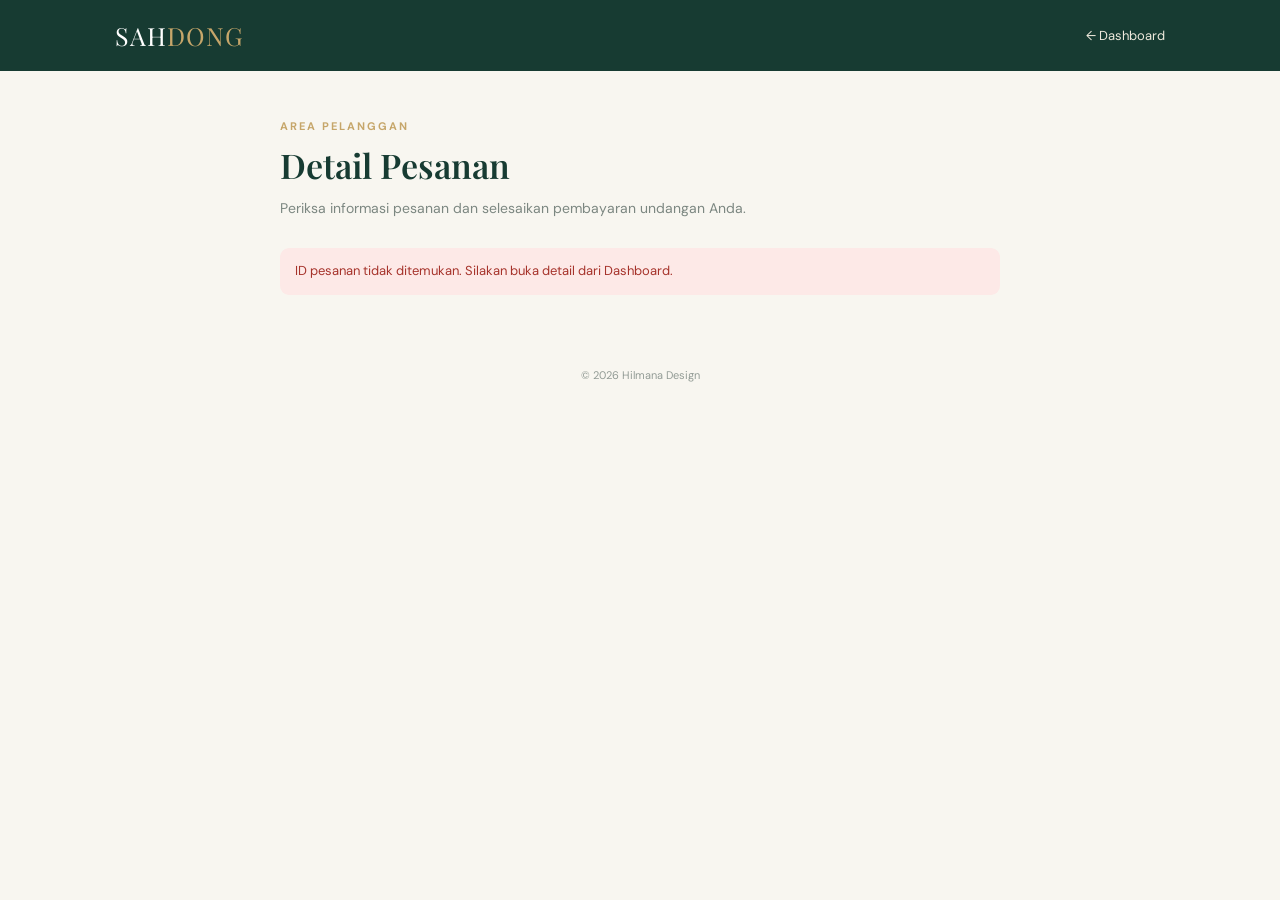
<file: public/detail-pesanan.html>
<!DOCTYPE html>
<html lang="id">
<head>
  <meta charset="UTF-8">
  <meta name="viewport" content="width=device-width, initial-scale=1.0">
  <title>Detail Pesanan - SAHDONG</title>
  <meta name="theme-color" content="#173b32">

  <link rel="preconnect" href="https://fonts.googleapis.com">
  <link rel="preconnect" href="https://fonts.gstatic.com" crossorigin>
  <link href="https://fonts.googleapis.com/css2?family=DM+Sans:wght@400;500;600;700&family=Playfair+Display:wght@600;700&display=swap" rel="stylesheet">

  <style>
    :root {
      --green: #173b32;
      --green-light: #244e42;
      --gold: #c6a66a;
      --cream: #f8f6f0;
      --text: #26352f;
      --muted: #7c8781;
      --border: #e9e9e2;
      --white: #fff;
    }

    * {
      box-sizing: border-box;
    }

    body {
      margin: 0;
      min-height: 100vh;
      background: var(--cream);
      color: var(--text);
      font-family: "DM Sans", sans-serif;
    }

    a {
      color: inherit;
      text-decoration: none;
    }

    .topbar {
      background: var(--green);
      color: white;
      padding: 19px 24px;
    }

    .topbar-inner {
      max-width: 1050px;
      margin: auto;
      display: flex;
      align-items: center;
      justify-content: space-between;
      gap: 15px;
    }

    .brand {
      font-family: "Playfair Display", serif;
      font-size: 25px;
      letter-spacing: 1px;
      color: #fff;
    }

    .brand span {
      color: var(--gold);
    }

    .back-link {
      color: #eee9dc;
      font-size: 13px;
    }

    .container {
      max-width: 760px;
      margin: 48px auto;
      padding: 0 20px;
    }

    .eyebrow {
      color: var(--gold);
      font-size: 11px;
      font-weight: 700;
      letter-spacing: 2px;
      text-transform: uppercase;
      margin-bottom: 9px;
    }

    h1 {
      font-family: "Playfair Display", serif;
      font-size: 34px;
      font-weight: 600;
      margin: 0 0 9px;
      color: var(--green);
    }

    .subtitle {
      color: var(--muted);
      font-size: 14px;
      margin: 0 0 27px;
      line-height: 1.7;
    }

    .card {
      background: var(--white);
      border: 1px solid var(--border);
      border-radius: 15px;
      padding: 27px;
      box-shadow: 0 8px 30px rgba(30, 50, 40, .04);
      margin-bottom: 18px;
    }

    .card-title {
      font-family: "Playfair Display", serif;
      font-size: 20px;
      color: var(--green);
      margin: 0 0 22px;
    }

    .order-number {
      background: #f7f5ee;
      border: 1px dashed #d9c9a8;
      border-radius: 10px;
      padding: 15px;
      margin-bottom: 22px;
    }

    .small-label {
      color: var(--muted);
      font-size: 11px;
      margin-bottom: 7px;
    }

    .number-value {
      font-size: 14px;
      font-weight: 700;
      color: var(--green);
      overflow-wrap: anywhere;
    }

    .detail-row {
      display: flex;
      justify-content: space-between;
      align-items: flex-start;
      gap: 15px;
      padding: 13px 0;
      border-bottom: 1px solid #f0f0eb;
      font-size: 13px;
    }

    .detail-row:last-child {
      border-bottom: 0;
    }

    .detail-label {
      color: var(--muted);
    }

    .detail-value {
      text-align: right;
      font-weight: 600;
      overflow-wrap: anywhere;
    }

    .total-row {
      margin-top: 8px;
      padding-top: 20px;
      border-top: 1px solid var(--border);
      display: flex;
      justify-content: space-between;
      align-items: center;
      gap: 12px;
    }

    .total-label {
      font-size: 14px;
      font-weight: 700;
    }

    .total-amount {
      color: var(--green);
      font-size: 25px;
      font-weight: 700;
    }

    .status {
      display: inline-block;
      border-radius: 30px;
      padding: 7px 12px;
      font-size: 11px;
      font-weight: 700;
      background: #fff4d9;
      color: #946b18;
    }

    .status.success {
      background: #e5f5e9;
      color: #287342;
    }

    .status.danger {
      background: #fde9e7;
      color: #b43b32;
    }

    .payment-info {
      background: #f8f6f0;
      border-radius: 10px;
      padding: 16px;
      color: #68746d;
      font-size: 12px;
      line-height: 1.8;
      margin-bottom: 19px;
    }

    .btn {
      border: 0;
      border-radius: 9px;
      width: 100%;
      padding: 15px 20px;
      font-family: inherit;
      font-size: 14px;
      font-weight: 700;
      cursor: pointer;
      transition: .2s;
    }

    .btn-primary {
      background: var(--green);
      color: white;
    }

    .btn-primary:hover {
      background: var(--green-light);
    }

    .btn:disabled {
      opacity: .6;
      cursor: not-allowed;
    }

    .error-message {
      display: none;
      padding: 13px 15px;
      border-radius: 9px;
      background: #fde9e7;
      color: #a6332b;
      font-size: 13px;
      line-height: 1.6;
      margin-bottom: 16px;
    }

    .success-message {
      display: none;
      padding: 13px 15px;
      border-radius: 9px;
      background: #e5f5e9;
      color: #287342;
      font-size: 13px;
      margin-bottom: 16px;
    }

    .loading,
    .empty-state {
      text-align: center;
      padding: 35px 15px;
      color: var(--muted);
      font-size: 13px;
    }

    .footer {
      text-align: center;
      color: #929b95;
      font-size: 11px;
      padding: 25px 15px 35px;
    }

    @media (max-width: 600px) {
      .container {
        margin: 30px auto;
      }

      h1 {
        font-size: 29px;
      }

      .card {
        padding: 21px 17px;
      }

      .topbar {
        padding: 16px 18px;
      }

      .brand {
        font-size: 22px;
      }

      .total-amount {
        font-size: 22px;
      }
    }
  </style>
</head>

<body>

  <header class="topbar">
    <div class="topbar-inner">
      <a href="/dashboard.html" class="brand">SAH<span>DONG</span></a>
      <a href="/dashboard.html" class="back-link">← Dashboard</a>
    </div>
  </header>

  <main class="container">
    <div class="eyebrow">Area Pelanggan</div>
    <h1>Detail Pesanan</h1>
    <p class="subtitle">
      Periksa informasi pesanan dan selesaikan pembayaran undangan Anda.
    </p>

    <div id="errorMessage" class="error-message"></div>
    <div id="successMessage" class="success-message"></div>

    <div id="loading" class="card loading">
      Memuat detail pesanan...
    </div>

    <div id="orderContent" style="display:none">

      <section class="card">
        <h2 class="card-title">Informasi Pesanan</h2>

        <div class="order-number">
          <div class="small-label">Nomor Pesanan</div>
          <div class="number-value" id="orderNumber">-</div>
        </div>

        <div class="detail-row">
          <span class="detail-label">Nama Undangan</span>
          <span class="detail-value" id="invitationTitle">-</span>
        </div>

        <div class="detail-row">
          <span class="detail-label">Paket</span>
          <span class="detail-value" id="packageName">-</span>
        </div>

        <div class="detail-row">
          <span class="detail-label">Tanggal Pesanan</span>
          <span class="detail-value" id="createdAt">-</span>
        </div>

        <div class="detail-row">
          <span class="detail-label">Tanggal Aktivasi</span>
          <span class="detail-value" id="activationDate">-</span>
        </div>

        <div class="detail-row">
          <span class="detail-label">Status Pembayaran</span>
          <span class="detail-value">
            <span id="paymentStatus" class="status">-</span>
          </span>
        </div>

        <div class="total-row">
          <span class="total-label">Total Pembayaran</span>
          <span class="total-amount" id="totalAmount">Rp0</span>
        </div>
      </section>

      <section class="card" id="paymentCard">
        <h2 class="card-title">Pembayaran</h2>

        <div class="payment-info" id="paymentInfo">
          Silakan lanjutkan pembayaran melalui halaman pembayaran DOKU.
          Pastikan nominal pembayaran sesuai dengan rincian pesanan.
        </div>

        <button id="payButton" class="btn btn-primary" type="button">
          Bayar Sekarang
        </button>
      </section>

    </div>
  </main>

  <footer class="footer">
    © 2026 Hilmana Design
  </footer>

  <script>
    const API = {
      me: "/api/me",
      order: "/api/orders",
      createPayment: "/api/doku/create-payment"
    };

    const params = new URLSearchParams(window.location.search);
    const orderId = params.get("id");

    let currentOrder = null;

    const $ = (id) => document.getElementById(id);

    function escapeHTML(value) {
      return String(value ?? "").replace(/[&<>"']/g, (char) => ({
        "&": "&amp;",
        "<": "&lt;",
        ">": "&gt;",
        '"': "&quot;",
        "'": "&#039;"
      })[char]);
    }

    function formatRupiah(value) {
      return new Intl.NumberFormat("id-ID", {
        style: "currency",
        currency: "IDR",
        maximumFractionDigits: 0
      }).format(Number(value) || 0);
    }

    function formatDate(value) {
      if (!value) return "-";

      const date = new Date(value);

      if (Number.isNaN(date.getTime())) {
        return String(value);
      }

      return date.toLocaleDateString("id-ID", {
        day: "numeric",
        month: "long",
        year: "numeric"
      });
    }

    function showError(message) {
      $("errorMessage").textContent = message;
      $("errorMessage").style.display = "block";
      $("successMessage").style.display = "none";
    }

    function showSuccess(message) {
      $("successMessage").textContent = message;
      $("successMessage").style.display = "block";
      $("errorMessage").style.display = "none";
    }

    function getStatusLabel(status) {
      const labels = {
        pending: "Menunggu Pembayaran",
        paid: "Lunas",
        success: "Berhasil",
        completed: "Selesai",
        failed: "Gagal",
        cancelled: "Dibatalkan",
        canceled: "Dibatalkan",
        expired: "Kedaluwarsa",
        refunded: "Dikembalikan",
        processing: "Diproses"
      };

      const key = String(status || "pending").toLowerCase();
      return labels[key] || status || "Menunggu Pembayaran";
    }

    function renderOrder(order) {
      currentOrder = order;

      $("orderNumber").textContent = order.order_number || "-";
      $("invitationTitle").textContent =
        order.invitation_title || "Undangan SAHDONG";
      $("packageName").textContent = order.package_name || "-";
      $("createdAt").textContent = formatDate(order.created_at);
      $("activationDate").textContent =
        formatDate(order.activation_date);
      $("totalAmount").textContent = formatRupiah(order.amount);

      const status = String(
        order.payment_status || order.status || "pending"
      ).toLowerCase();

      const statusElement = $("paymentStatus");
      statusElement.textContent = getStatusLabel(status);
      statusElement.className = "status";

      if (["paid", "success", "completed"].includes(status)) {
        statusElement.classList.add("success");
      } else if (
        ["failed", "cancelled", "canceled", "expired", "refunded"]
          .includes(status)
      ) {
        statusElement.classList.add("danger");
      }

      const isPaid = ["paid", "success", "completed"].includes(status);

      const payButton = $("payButton");
      const paymentInfo = $("paymentInfo");

      if (isPaid) {
        payButton.style.display = "none";
        paymentInfo.textContent =
          "Pembayaran pesanan ini telah tercatat lunas. Terima kasih telah menggunakan SAHDONG.";
      } else if (status !== "pending") {
        payButton.style.display = "none";
        paymentInfo.textContent =
          "Pembayaran tidak berstatus menunggu pembayaran. Silakan hubungi admin SAHDONG jika membutuhkan bantuan.";
      } else {
        payButton.style.display = "block";
        paymentInfo.textContent =
          "Silakan klik tombol Bayar Sekarang untuk melanjutkan pembayaran melalui DOKU.";
      }

      $("loading").style.display = "none";
      $("orderContent").style.display = "block";
    }

    async function readResponse(response) {
      const text = await response.text();

      try {
        return JSON.parse(text);
      } catch {
        throw new Error("Respons server tidak dapat dibaca.");
      }
    }

    async function loadOrder() {
      if (!orderId) {
        $("loading").style.display = "none";
        showError("ID pesanan tidak ditemukan. Silakan buka detail dari Dashboard.");
        return;
      }

      try {
        const response = await fetch(
          API.order + "?id=" + encodeURIComponent(orderId),
          {
            method: "GET",
            credentials: "same-origin",
            headers: {
              "Accept": "application/json"
            }
          }
        );

        const data = await readResponse(response);

        if (response.status === 401) {
          window.location.href = "/login.html";
          return;
        }

        if (!response.ok || data.success === false) {
          throw new Error(data.message || "Gagal mengambil detail pesanan.");
        }

        if (!data.order) {
          throw new Error("Data pesanan tidak ditemukan.");
        }

        renderOrder(data.order);

      } catch (error) {
        console.error("LOAD ORDER ERROR:", error);
        $("loading").style.display = "none";
        showError(error.message || "Terjadi kesalahan saat memuat pesanan.");
      }
    }

    async function createPayment() {
      if (!currentOrder || !currentOrder.id) {
        showError("Data pesanan tidak tersedia.");
        return;
      }

      const button = $("payButton");
      button.disabled = true;
      button.textContent = "Menghubungkan ke DOKU...";

      $("errorMessage").style.display = "none";

      try {
        const response = await fetch(API.createPayment, {
          method: "POST",
          credentials: "same-origin",
          headers: {
            "Content-Type": "application/json",
            "Accept": "application/json"
          },
          body: JSON.stringify({
            order_id: currentOrder.id
          })
        });

        const data = await readResponse(response);

        if (response.status === 401) {
          window.location.href = "/login.html";
          return;
        }

        if (!response.ok || data.success !== true) {
          throw new Error(
            data.message || "Gagal membuat pembayaran DOKU."
          );
        }

        if (!data.checkout_url) {
          throw new Error("URL pembayaran dari DOKU tidak tersedia.");
        }

        const checkoutUrl = new URL(data.checkout_url);

        if (checkoutUrl.protocol !== "https:") {
          throw new Error("Alamat pembayaran tidak aman.");
        }

        window.location.assign(checkoutUrl.href);

      } catch (error) {
        console.error("CREATE PAYMENT ERROR:", error);
        showError(error.message || "Terjadi kesalahan saat membuat pembayaran.");

        button.disabled = false;
        button.textContent = "Bayar Sekarang";
      }
    }

    $("payButton").addEventListener("click", createPayment);

    loadOrder();
  </script>

</body>
</html>
</file>
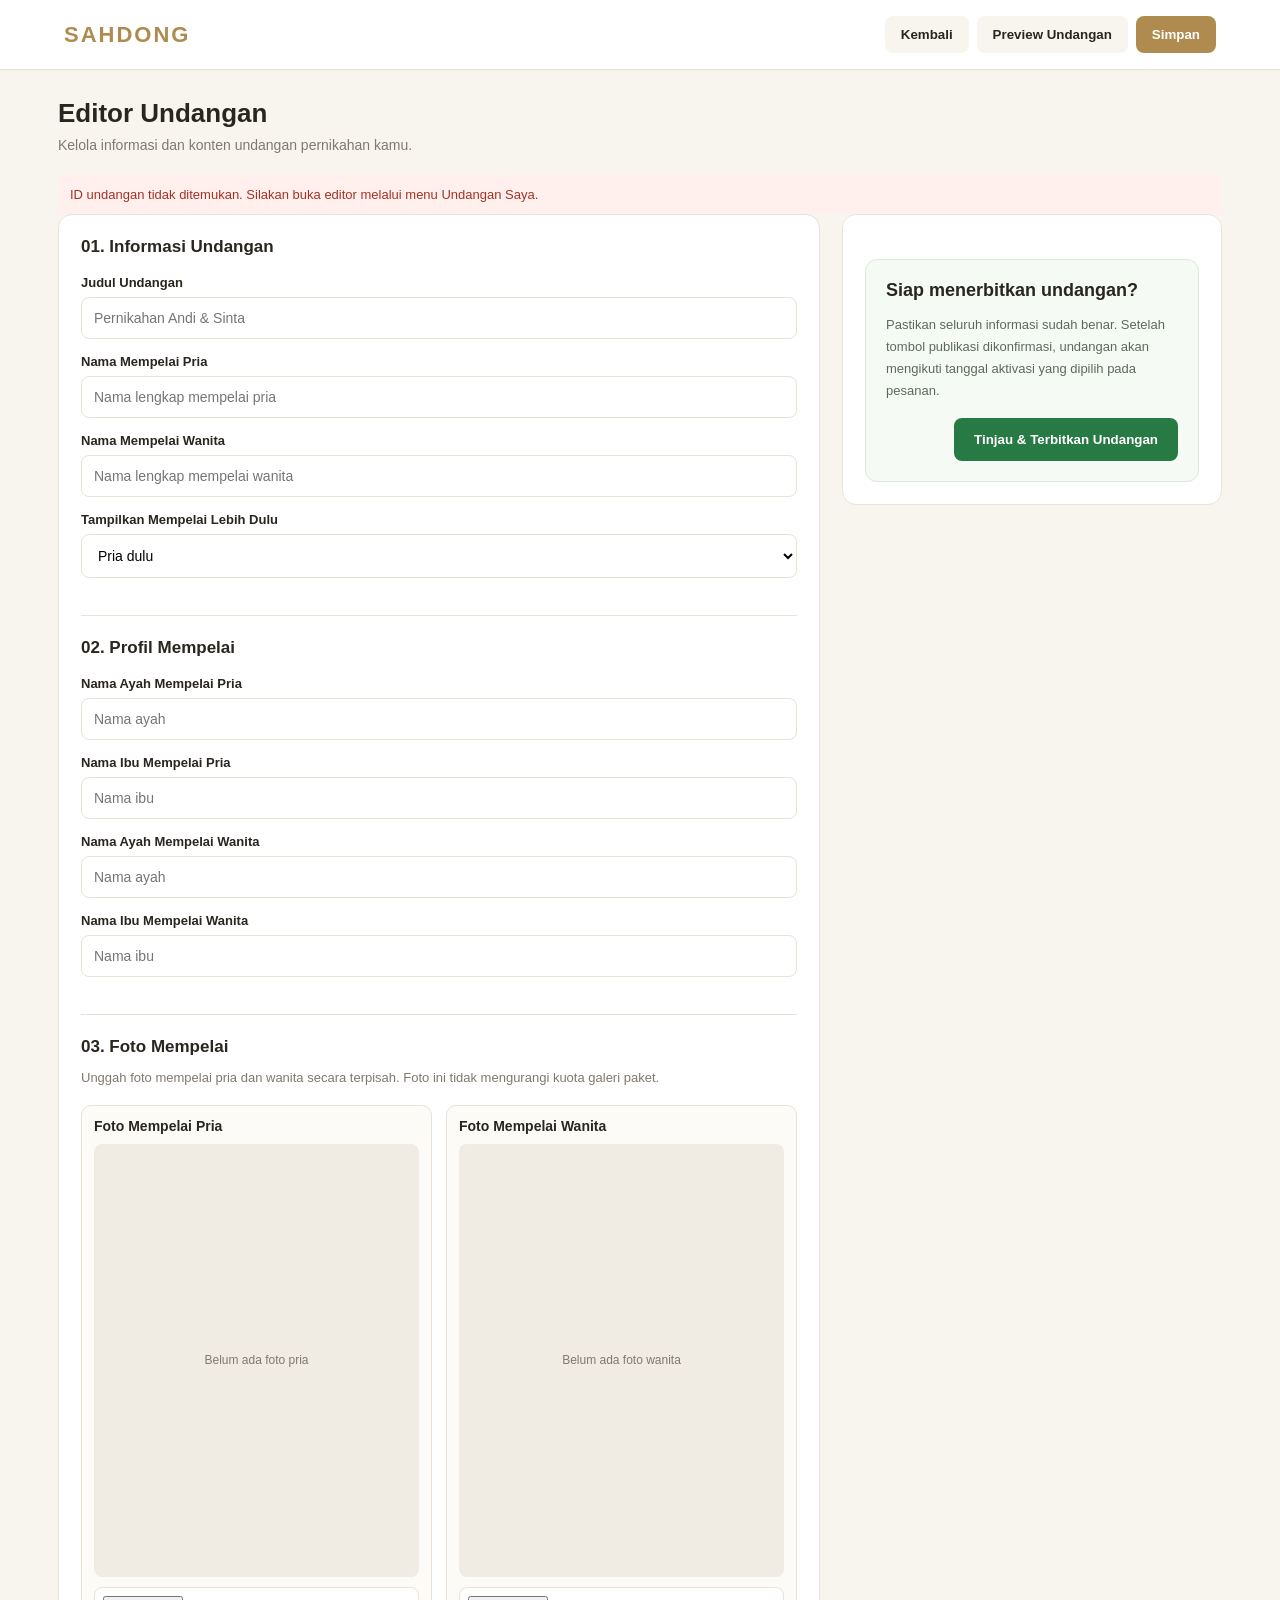
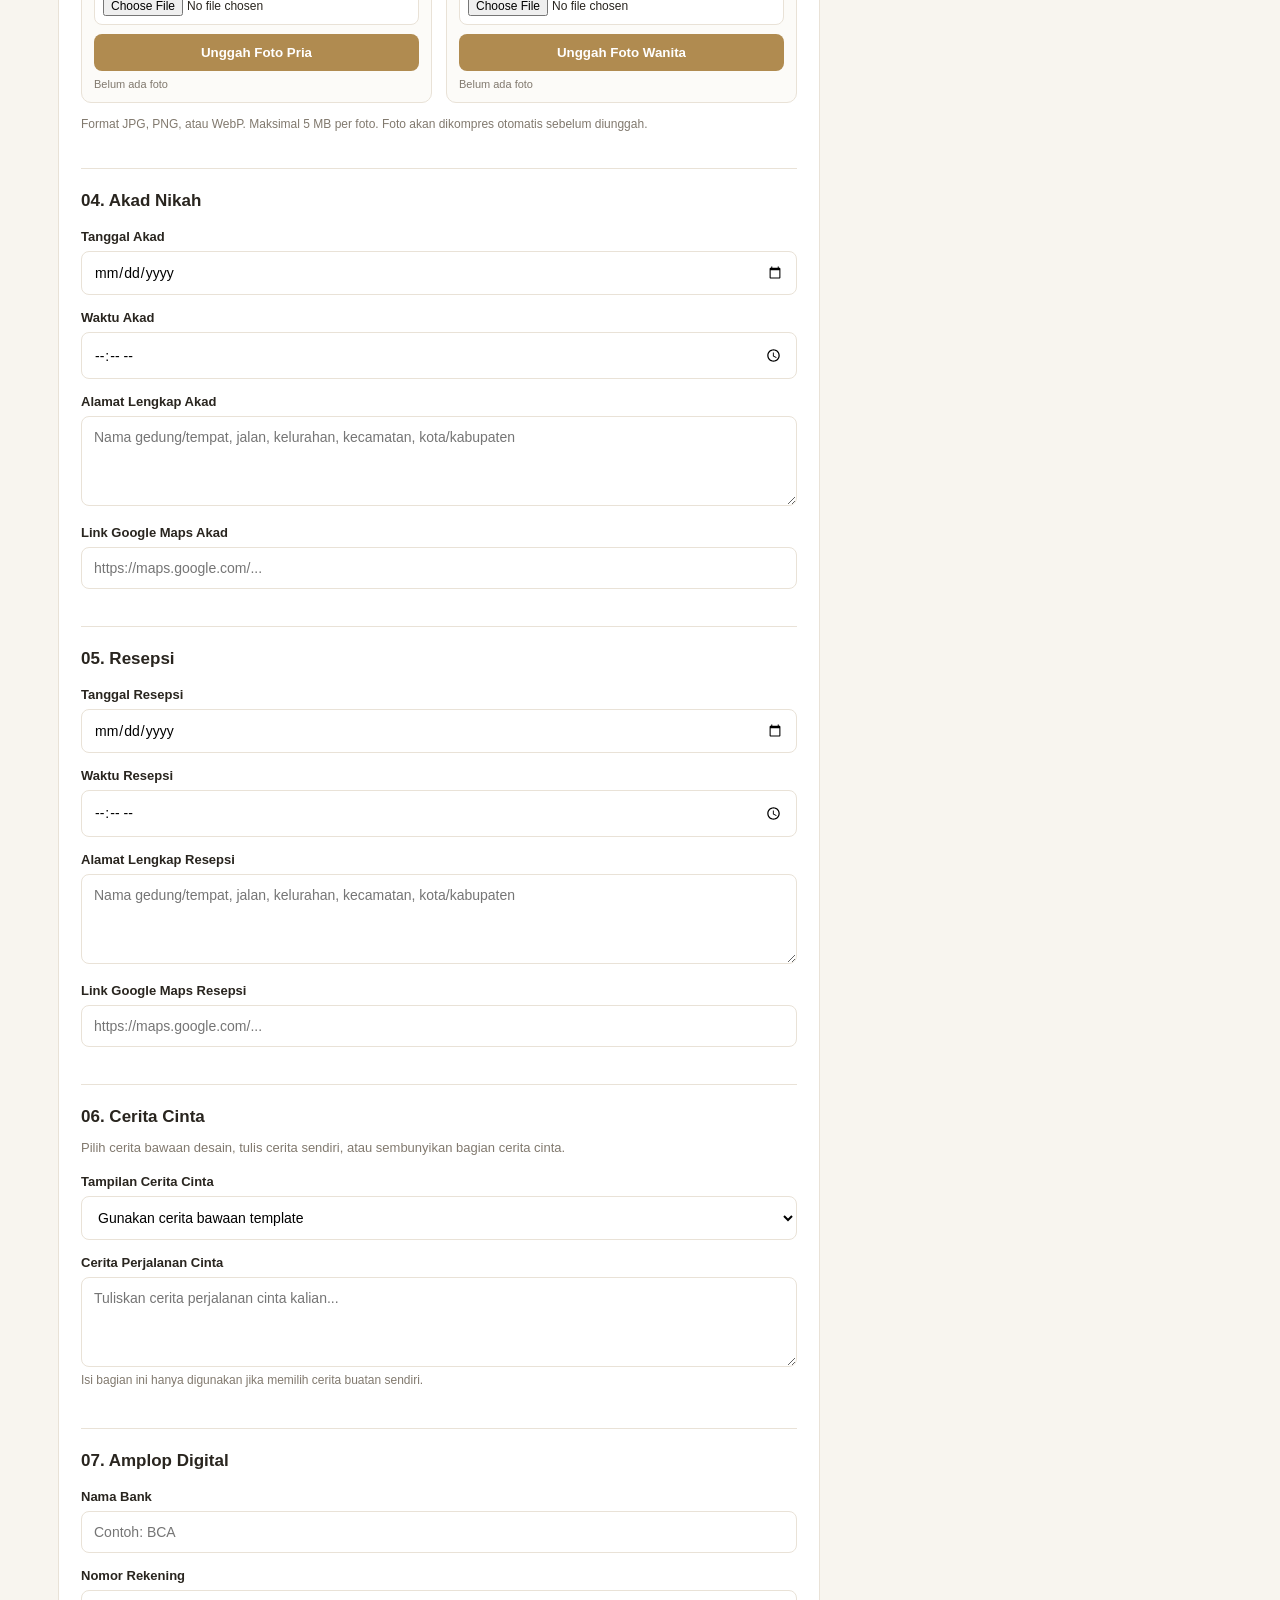
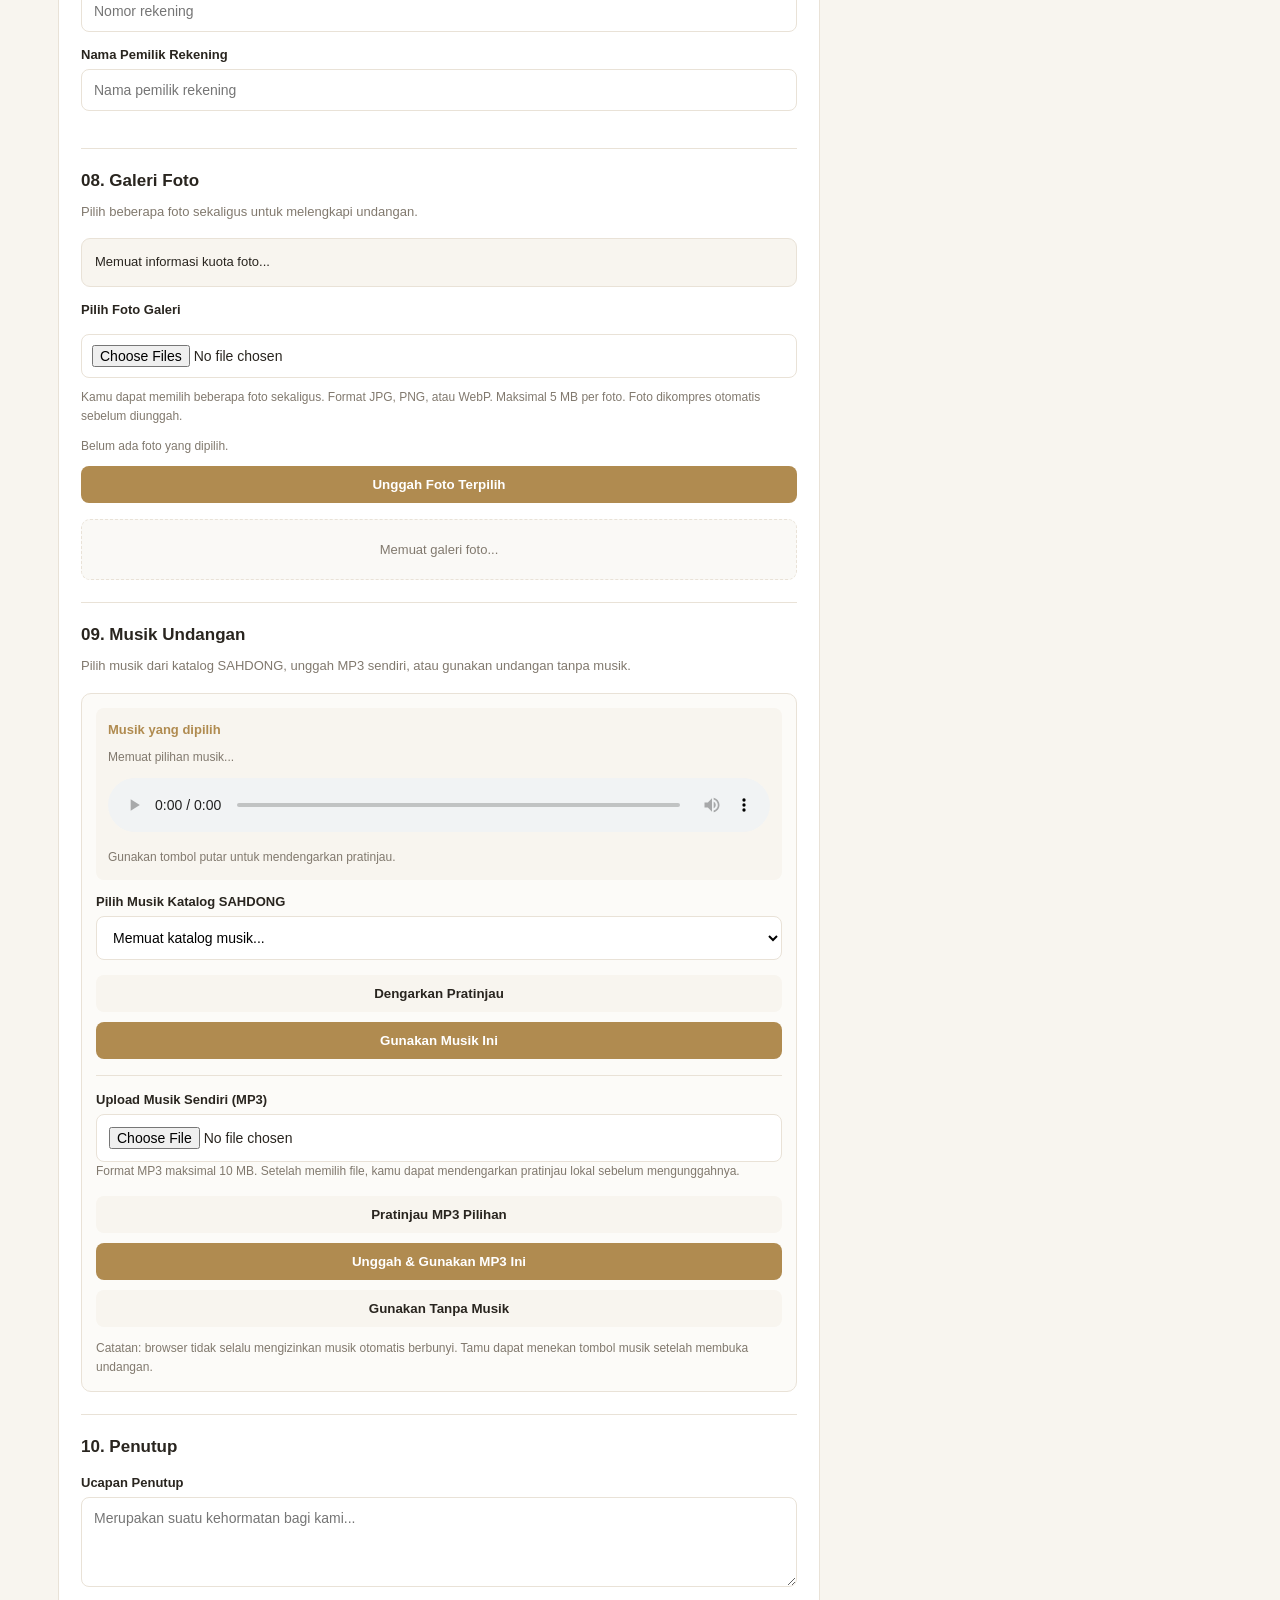
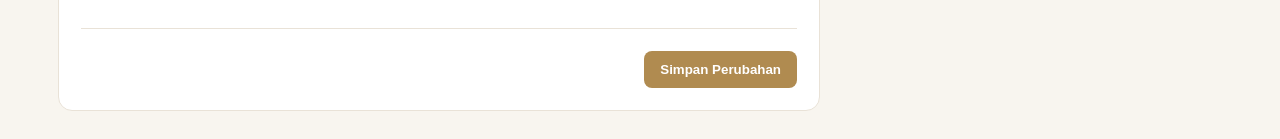
<file: public/editor-undangan.html>
<!DOCTYPE html>
<html lang="id">
<head>
<meta charset="UTF-8">
<meta name="viewport" content="width=device-width, initial-scale=1">
<title>Editor Undangan - SAHDONG</title>
<style>
:root {
  --gold:#b08b50;
  --dark:#29251f;
  --cream:#f8f5ef;
  --line:#e9e2d7;
  --muted:#81796e;
  --white:#fff;
}
* { box-sizing:border-box; }
body {
  margin:0;
  font-family:Arial,sans-serif;
  background:var(--cream);
  color:var(--dark);
}
header {
  background:white;
  border-bottom:1px solid var(--line);
  padding:16px 5%;
  display:flex;
  align-items:center;
  justify-content:space-between;
  gap:12px;
  position:sticky;
  top:0;
  z-index:10;
}
.brand {
  font-size:22px;
  font-weight:bold;
  letter-spacing:2px;
  color:var(--gold);
}
.header-actions { display:flex; gap:8px; }
button {
  border:0;
  border-radius:8px;
  padding:11px 16px;
  cursor:pointer;
  font-weight:bold;
}
button:disabled { opacity:.6; cursor:not-allowed; }
.btn-primary { background:var(--gold); color:white; }
.btn-light { background:var(--cream); color:var(--dark); }
.btn-publish { background:#287a45; color:white; padding:14px 20px; }
.btn-delete {
  background:#fff0ee;
  color:#a33225;
  padding:8px 11px;
  font-size:12px;
  width:100%;
  margin-top:7px;
}
.container { max-width:1200px; margin:28px auto; padding:0 18px; }
.heading { margin-bottom:22px; }
.heading h1 { margin:0 0 8px; font-size:26px; }
.heading p { color:var(--muted); margin:0; font-size:14px; }
.layout {
  display:grid;
  grid-template-columns:1fr 380px;
  gap:22px;
  align-items:start;
}
.editor,.preview-card {
  background:white;
  border:1px solid var(--line);
  border-radius:14px;
  padding:22px;
}
.section {
  border-bottom:1px solid var(--line);
  padding-bottom:22px;
  margin-bottom:22px;
}
.section:last-child { border-bottom:0; }
.section h2 { font-size:17px; margin:0 0 18px; }
.field { margin-bottom:15px; }
label {
  display:block;
  font-size:13px;
  font-weight:bold;
  margin-bottom:7px;
}
input,textarea,select {
  width:100%;
  padding:12px;
  border:1px solid var(--line);
  border-radius:8px;
  font:inherit;
  font-size:14px;
  background:white;
}
textarea { min-height:90px; resize:vertical; }
input:focus,textarea:focus,select:focus {
  outline:2px solid #e6d4b5;
  border-color:var(--gold);
}
.preview-card { position:sticky; top:90px; }
.status {
  margin-top:15px;
  padding:12px;
  border-radius:8px;
  font-size:13px;
  display:none;
  overflow-wrap:anywhere;
}
.status.success { display:block; background:#edf7ee; color:#286b35; }
.status.error { display:block; background:#fff0ee; color:#a33225; }
.status.info { display:block; background:#f4f0e8; color:#715b37; }
.save-bottom { display:flex; justify-content:flex-end; margin-top:18px; }
.publish-panel {
  margin-top:22px;
  padding:20px;
  border:1px solid #dce8dc;
  border-radius:12px;
  background:#f5faf5;
}
.publish-panel h2 { font-size:18px; margin:0 0 10px; }
.publish-panel p { color:#5e695e; font-size:13px; line-height:1.7; }
.publish-actions { display:flex; justify-content:flex-end; margin-top:16px; }
.published-panel {
  display:none;
  margin-top:22px;
  padding:20px;
  border:1px solid #cfe3d2;
  border-radius:12px;
  background:#edf7ee;
  color:#286b35;
}
.published-panel a {
  display:inline-block;
  margin-top:10px;
  color:#205c32;
  font-weight:bold;
  overflow-wrap:anywhere;
}
.readonly-note {
  display:none;
  margin-top:12px;
  padding:12px;
  background:#f4f0e8;
  border-radius:8px;
  color:#715b37;
  font-size:13px;
  line-height:1.6;
}
.gallery-intro,.section-help {
  color:var(--muted);
  font-size:13px;
  line-height:1.6;
  margin:-7px 0 16px;
}
.gallery-quota {
  background:#f8f5ef;
  border:1px solid var(--line);
  border-radius:9px;
  padding:13px;
  margin-bottom:15px;
  font-size:13px;
  line-height:1.6;
}
.gallery-quota strong { color:var(--gold); font-size:17px; }
.gallery-grid {
  display:grid;
  grid-template-columns:repeat(3,minmax(0,1fr));
  gap:12px;
  margin-top:16px;
}
.gallery-item {
  min-width:0;
  border:1px solid var(--line);
  border-radius:9px;
  padding:7px;
  background:white;
}
.gallery-item img {
  width:100%;
  aspect-ratio:1;
  object-fit:cover;
  border-radius:6px;
  display:block;
  background:var(--cream);
}
.gallery-name {
  font-size:11px;
  color:var(--muted);
  overflow-wrap:anywhere;
  margin-top:6px;
}
.gallery-empty {
  color:var(--muted);
  background:#faf9f6;
  border:1px dashed var(--line);
  border-radius:9px;
  padding:22px 12px;
  text-align:center;
  font-size:13px;
  grid-column:1/-1;
}
.gallery-upload,.music-actions {
  display:flex;
  flex-direction:column;
  gap:10px;
}
.gallery-upload input { padding:10px; }
.gallery-help,.music-help {
  color:var(--muted);
  font-size:12px;
  line-height:1.6;
}
.photo-profile-grid {
  display:grid;
  grid-template-columns:repeat(2,minmax(0,1fr));
  gap:14px;
}
.photo-profile-card {
  min-width:0;
  border:1px solid var(--line);
  border-radius:10px;
  padding:12px;
  background:#fcfbf8;
}
.photo-profile-card h3 { font-size:14px; margin:0 0 10px; }
.portrait-preview {
  width:100%;
  aspect-ratio:3/4;
  border-radius:8px;
  background:#f0ece4;
  overflow:hidden;
  display:flex;
  align-items:center;
  justify-content:center;
  color:var(--muted);
  font-size:12px;
  text-align:center;
  margin-bottom:10px;
}
.portrait-preview img {
  display:block;
  width:100%;
  height:100%;
  object-fit:cover;
}
.portrait-file { font-size:12px; padding:8px; }
.portrait-actions { display:flex; flex-direction:column; gap:7px; margin-top:9px; }
.portrait-actions button { width:100%; }
.portrait-name {
  font-size:11px;
  color:var(--muted);
  overflow-wrap:anywhere;
  margin-top:7px;
}
.music-box {
  border:1px solid var(--line);
  background:#fcfbf8;
  border-radius:10px;
  padding:14px;
}
.music-current {
  background:#f8f5ef;
  border-radius:8px;
  padding:12px;
  margin-bottom:14px;
  font-size:13px;
  line-height:1.6;
}
.music-current strong { color:var(--gold); }
.music-player { width:100%; margin:10px 0; }
.music-actions button { width:100%; }
.music-divider { border:0; border-top:1px solid var(--line); margin:16px 0; }
.music-selected {
  font-size:12px;
  color:var(--muted);
  margin-top:8px;
  overflow-wrap:anywhere;
}
@media(max-width:850px) {
  .layout { grid-template-columns:1fr; }
  .preview-card { position:static; }
}
@media(max-width:500px) {
  header { padding:13px; }
  .brand { font-size:18px; }
  button { padding:10px; font-size:12px; }
  .editor,.preview-card { padding:16px; }
  .heading h1 { font-size:22px; }
  .publish-actions { justify-content:stretch; }
  .publish-actions button { width:100%; }
  .gallery-grid { grid-template-columns:repeat(2,minmax(0,1fr)); }
  .photo-profile-grid { grid-template-columns:1fr 1fr; gap:9px; }
  .photo-profile-card { padding:8px; }
}
</style>
</head>

<body>
<header>
  <div class="brand">SAHDONG</div>
  <div class="header-actions">
    <button class="btn-light" onclick="history.back()">Kembali</button>
    <button class="btn-light" id="previewButton" onclick="previewInvitation()">Preview Undangan</button>
    <button class="btn-primary" id="headerSaveButton" onclick="saveInvitation()">Simpan</button>
  </div>
</header>

<main class="container">
  <div class="heading">
    <h1>Editor Undangan</h1>
    <p>Kelola informasi dan konten undangan pernikahan kamu.</p>
  </div>

  <div id="statusMessage" class="status"></div>

  <div class="layout">
    <section class="editor">

      <div class="section">
        <h2>01. Informasi Undangan</h2>
        <div class="field">
          <label for="title">Judul Undangan</label>
          <input id="title" maxlength="150" placeholder="Pernikahan Andi & Sinta">
        </div>
        <div class="field">
          <label for="groom">Nama Mempelai Pria</label>
          <input id="groom" placeholder="Nama lengkap mempelai pria">
        </div>
        <div class="field">
          <label for="bride">Nama Mempelai Wanita</label>
          <input id="bride" placeholder="Nama lengkap mempelai wanita">
        </div>
        <div class="field">
          <label for="coupleOrder">Tampilkan Mempelai Lebih Dulu</label>
          <select id="coupleOrder">
            <option value="groom_first">Pria dulu</option>
            <option value="bride_first">Wanita dulu</option>
          </select>
        </div>
      </div>

      <div class="section">
        <h2>02. Profil Mempelai</h2>
        <div class="field">
          <label for="groomFather">Nama Ayah Mempelai Pria</label>
          <input id="groomFather" placeholder="Nama ayah">
        </div>
        <div class="field">
          <label for="groomMother">Nama Ibu Mempelai Pria</label>
          <input id="groomMother" placeholder="Nama ibu">
        </div>
        <div class="field">
          <label for="brideFather">Nama Ayah Mempelai Wanita</label>
          <input id="brideFather" placeholder="Nama ayah">
        </div>
        <div class="field">
          <label for="brideMother">Nama Ibu Mempelai Wanita</label>
          <input id="brideMother" placeholder="Nama ibu">
        </div>
      </div>

      <div class="section">
        <h2>03. Foto Mempelai</h2>
        <p class="section-help">
          Unggah foto mempelai pria dan wanita secara terpisah.
          Foto ini tidak mengurangi kuota galeri paket.
        </p>

        <div class="photo-profile-grid">
          <div class="photo-profile-card">
            <h3>Foto Mempelai Pria</h3>
            <div class="portrait-preview" id="groomPortraitPreview">
              Belum ada foto pria
            </div>
            <input
              class="portrait-file"
              type="file"
              id="groomPortraitFile"
              accept="image/jpeg,image/png,image/webp"
            >
            <div class="portrait-actions">
              <button type="button" class="btn-primary" id="uploadGroomButton" onclick="uploadPortrait('groom')">
                Unggah Foto Pria
              </button>
              <button type="button" class="btn-delete" id="deleteGroomButton" onclick="deletePortrait('groom')" hidden>
                Hapus Foto Pria
              </button>
            </div>
            <div class="portrait-name" id="groomPortraitName">Belum ada foto</div>
          </div>

          <div class="photo-profile-card">
            <h3>Foto Mempelai Wanita</h3>
            <div class="portrait-preview" id="bridePortraitPreview">
              Belum ada foto wanita
            </div>
            <input
              class="portrait-file"
              type="file"
              id="bridePortraitFile"
              accept="image/jpeg,image/png,image/webp"
            >
            <div class="portrait-actions">
              <button type="button" class="btn-primary" id="uploadBrideButton" onclick="uploadPortrait('bride')">
                Unggah Foto Wanita
              </button>
              <button type="button" class="btn-delete" id="deleteBrideButton" onclick="deletePortrait('bride')" hidden>
                Hapus Foto Wanita
              </button>
            </div>
            <div class="portrait-name" id="bridePortraitName">Belum ada foto</div>
          </div>
        </div>

        <p class="gallery-help" style="margin-top:12px">
          Format JPG, PNG, atau WebP. Maksimal 5 MB per foto.
          Foto akan dikompres otomatis sebelum diunggah.
        </p>
      </div>

      <div class="section">
        <h2>04. Akad Nikah</h2>
        <div class="field">
          <label for="akadDate">Tanggal Akad</label>
          <input id="akadDate" type="date">
        </div>
        <div class="field">
          <label for="akadTime">Waktu Akad</label>
          <input id="akadTime" type="time">
        </div>
        <div class="field">
          <label for="akadLocation">Alamat Lengkap Akad</label>
          <textarea id="akadLocation" placeholder="Nama gedung/tempat, jalan, kelurahan, kecamatan, kota/kabupaten"></textarea>
        </div>
        <div class="field">
          <label for="akadMapsUrl">Link Google Maps Akad</label>
          <input id="akadMapsUrl" type="url" placeholder="https://maps.google.com/...">
        </div>
      </div>

      <div class="section">
        <h2>05. Resepsi</h2>
        <div class="field">
          <label for="receptionDate">Tanggal Resepsi</label>
          <input id="receptionDate" type="date">
        </div>
        <div class="field">
          <label for="receptionTime">Waktu Resepsi</label>
          <input id="receptionTime" type="time">
        </div>
        <div class="field">
          <label for="receptionLocation">Alamat Lengkap Resepsi</label>
          <textarea id="receptionLocation" placeholder="Nama gedung/tempat, jalan, kelurahan, kecamatan, kota/kabupaten"></textarea>
        </div>
        <div class="field">
          <label for="receptionMapsUrl">Link Google Maps Resepsi</label>
          <input id="receptionMapsUrl" type="url" placeholder="https://maps.google.com/...">
        </div>
      </div>

      <div class="section">
        <h2>06. Cerita Cinta</h2>
        <p class="section-help">
          Pilih cerita bawaan desain, tulis cerita sendiri, atau sembunyikan bagian cerita cinta.
        </p>
        <div class="field">
          <label for="loveStoryMode">Tampilan Cerita Cinta</label>
          <select id="loveStoryMode">
            <option value="template">Gunakan cerita bawaan template</option>
            <option value="custom">Gunakan cerita buatan sendiri</option>
            <option value="hidden">Sembunyikan cerita cinta</option>
          </select>
        </div>
        <div class="field" id="loveStoryCustomField">
          <label for="loveStory">Cerita Perjalanan Cinta</label>
          <textarea id="loveStory" maxlength="5000" placeholder="Tuliskan cerita perjalanan cinta kalian..."></textarea>
          <div class="gallery-help">Isi bagian ini hanya digunakan jika memilih cerita buatan sendiri.</div>
        </div>
      </div>

      <div class="section">
        <h2>07. Amplop Digital</h2>
        <div class="field">
          <label for="bankName">Nama Bank</label>
          <input id="bankName" placeholder="Contoh: BCA">
        </div>
        <div class="field">
          <label for="accountNumber">Nomor Rekening</label>
          <input id="accountNumber" placeholder="Nomor rekening">
        </div>
        <div class="field">
          <label for="accountOwner">Nama Pemilik Rekening</label>
          <input id="accountOwner" placeholder="Nama pemilik rekening">
        </div>
      </div>

      <div class="section">
        <h2>08. Galeri Foto</h2>
        <p class="gallery-intro">
          Pilih beberapa foto sekaligus untuk melengkapi undangan.
        </p>

        <div class="gallery-quota" id="galleryQuota">
          Memuat informasi kuota foto...
        </div>

        <div class="gallery-upload" id="galleryUploadArea">
          <label for="galleryFile">Pilih Foto Galeri</label>
          <input
            type="file"
            id="galleryFile"
            accept="image/jpeg,image/png,image/webp"
            multiple
          >
          <div class="gallery-help">
            Kamu dapat memilih beberapa foto sekaligus.
            Format JPG, PNG, atau WebP. Maksimal 5 MB per foto.
            Foto dikompres otomatis sebelum diunggah.
          </div>
          <div class="gallery-help" id="gallerySelectionInfo">
            Belum ada foto yang dipilih.
          </div>
          <button type="button" class="btn-primary" id="uploadPhotoButton" onclick="uploadPhoto()">
            Unggah Foto Terpilih
          </button>
        </div>

        <div class="gallery-grid" id="galleryGrid">
          <div class="gallery-empty">Memuat galeri foto...</div>
        </div>
      </div>

      <div class="section">
        <h2>09. Musik Undangan</h2>
        <p class="section-help">
          Pilih musik dari katalog SAHDONG, unggah MP3 sendiri, atau gunakan undangan tanpa musik.
        </p>

        <div class="music-box">
          <div class="music-current">
            <strong>Musik yang dipilih</strong>
            <div id="musicSelectedText" class="music-selected">Memuat pilihan musik...</div>
            <audio id="musicPreview" class="music-player" controls preload="none"></audio>
            <div class="music-help" id="musicPreviewHelp">
              Gunakan tombol putar untuk mendengarkan pratinjau.
            </div>
          </div>

          <div class="field">
            <label for="musicCatalogSelect">Pilih Musik Katalog SAHDONG</label>
            <select id="musicCatalogSelect">
              <option value="">Memuat katalog musik...</option>
            </select>
          </div>

          <div class="music-actions">
            <button type="button" class="btn-light" id="previewCatalogButton" onclick="previewCatalogMusic()">Dengarkan Pratinjau</button>
            <button type="button" class="btn-primary" id="chooseCatalogButton" onclick="chooseCatalogMusic()">Gunakan Musik Ini</button>
          </div>

          <hr class="music-divider">

          <div class="field">
            <label for="musicFile">Upload Musik Sendiri (MP3)</label>
            <input type="file" id="musicFile" accept=".mp3,audio/mpeg">
            <div class="music-help">
              Format MP3 maksimal 10 MB. Setelah memilih file, kamu dapat mendengarkan pratinjau lokal sebelum mengunggahnya.
            </div>
          </div>

          <div class="music-actions">
            <button type="button" class="btn-light" id="previewUploadButton" onclick="previewUploadedMusic()">Pratinjau MP3 Pilihan</button>
            <button type="button" class="btn-primary" id="uploadMusicButton" onclick="uploadMusic()">Unggah & Gunakan MP3 Ini</button>
            <button type="button" class="btn-light" id="chooseNoMusicButton" onclick="chooseNoMusic()">Gunakan Tanpa Musik</button>
          </div>

          <div class="music-help" style="margin-top:12px">
            Catatan: browser tidak selalu mengizinkan musik otomatis berbunyi. Tamu dapat menekan tombol musik setelah membuka undangan.
          </div>
        </div>
      </div>

      <div class="section">
        <h2>10. Penutup</h2>
        <div class="field">
          <label for="closing">Ucapan Penutup</label>
          <textarea id="closing" placeholder="Merupakan suatu kehormatan bagi kami..."></textarea>
        </div>
      </div>

      <div class="save-bottom" id="saveBottom">
        <button class="btn-primary" id="bottomSaveButton" onclick="saveInvitation()">Simpan Perubahan</button>
      </div>

      <div class="readonly-note" id="readonlyNote">
        Undangan ini sudah diterbitkan. Untuk mengubah isi undangan, silakan ajukan permintaan revisi melalui fitur revisi SAHDONG.
      </div>
    </section>

    <aside class="preview-card">
      <div class="publish-panel" id="publishPanel">
        <h2>Siap menerbitkan undangan?</h2>
        <p>
          Pastikan seluruh informasi sudah benar. Setelah tombol publikasi dikonfirmasi,
          undangan akan mengikuti tanggal aktivasi yang dipilih pada pesanan.
        </p>
        <div class="publish-actions">
          <button class="btn-publish" id="publishButton" onclick="publishInvitation()">
            Tinjau & Terbitkan Undangan
          </button>
        </div>
      </div>

      <div class="published-panel" id="publishedPanel">
        <h3>Undangan Sudah Terbit!</h3>
        <p id="publishedInfo"></p>
        <a id="publicInvitationLink" href="#" target="_blank" rel="noopener">Buka Undangan</a>
        <div id="guestLinkBox" style="margin-top:18px;border-top:1px solid #e7dbce;padding-top:16px">
          <label for="guestNameInput" style="display:block;font-size:13px;margin-bottom:8px">Buat link untuk nama tamu:</label>
          <input id="guestNameInput" type="text" maxlength="80" placeholder="Contoh: Bapak Andi & Istri" style="width:100%;padding:11px 12px;border:1px solid #e7dbce;border-radius:8px;margin-bottom:10px">
          <button type="button" class="btn-publish" id="guestLinkButton" onclick="makeGuestLink()" style="width:100%">Buat & Salin Link Tamu</button>
          <input id="guestLinkResult" type="text" readonly placeholder="Link tamu akan muncul di sini" style="width:100%;padding:11px 12px;border:1px solid #e7dbce;border-radius:8px;margin-top:10px;background:#faf6f0">
          <p id="guestLinkNote" style="font-size:12px;color:#5e695e;margin:8px 0 0"></p>
        </div>
      </div>
    </aside>
  </div>
</main>

<script>
const params = new URLSearchParams(window.location.search);
const invitationId = params.get("id");

const fields = [
  "title","groom","bride","coupleOrder","groomFather","groomMother",
  "brideFather","brideMother","akadDate","akadTime",
  "akadLocation","akadMapsUrl","receptionDate","receptionTime",
  "receptionLocation","receptionMapsUrl","loveStoryMode",
  "loveStory","bankName","accountNumber","accountOwner","closing"
];

const $ = id => document.getElementById(id);

let invitationPublished = false;
let invitationLoaded = false;

let galleryItems = [];
let galleryLimit = 0;
let galleryLoading = false;
let galleryPackageName = "";

let portraits = {
  groom: null,
  bride: null
};

let portraitLoading = {
  groom: false,
  bride: false
};

let musicCatalog = [];
let selectedMusic = { mode:"none" };
let musicLoading = false;
let localMusicUrl = null;
let musicPackageEditable = true;

function showStatus(message,type="info") {
  const element = $("statusMessage");
  element.textContent = message;
  element.className = "status " + type;
}

function getFormData() {
  const data = {};
  fields.forEach(field => {
    if (field !== "title") data[field] = $(field).value.trim();
  });
  return data;
}

function fillForm(data) {
  fields.forEach(field => {
    if (field === "loveStoryMode" || field === "title") return;
    $(field).value = data[field] || "";
  });

  $("akadMapsUrl").value = data.akadMapsUrl || "";
  $("receptionMapsUrl").value = data.receptionMapsUrl || data.mapsUrl || "";

  $("loveStoryMode").value =
    data.loveStoryMode || (data.loveStory ? "custom" : "template");

  updateLoveStoryMode();
}

function updateLoveStoryMode() {
  const custom = $("loveStoryMode").value === "custom";

  $("loveStoryCustomField").style.display = custom ? "block" : "none";
  $("loveStory").disabled = invitationPublished || !custom;
}

function formatDate(value) {
  if (!value) return "";

  const date = new Date(value + "T00:00:00");

  return date.toLocaleDateString("id-ID", {
    weekday:"long",
    day:"numeric",
    month:"long",
    year:"numeric"
  });
}

function setEditorLocked(locked) {
  invitationPublished = locked;

  fields.forEach(field => {
    $(field).disabled = locked;
  });

  $("headerSaveButton").style.display = locked ? "none" : "";
  $("saveBottom").style.display = locked ? "none" : "flex";
  $("publishPanel").style.display = locked ? "none" : "block";
  $("readonlyNote").style.display = locked ? "block" : "none";

  $("galleryFile").disabled = locked;
  $("uploadPhotoButton").disabled = locked;

  ["groomPortraitFile","bridePortraitFile"].forEach(id => {
    $(id).disabled = locked;
  });

  updateLoveStoryMode();
  setMusicControlsLocked(locked);
  renderGallery();
  renderPortraits();
}

function showPublished(invitation) {
  setEditorLocked(true);

  $("publishedPanel").style.display = "block";

  const expiry = invitation.expires_at || "-";
  const activation = invitation.activation_date || "-";

  $("publishedInfo").textContent =
    "Tanggal aktivasi: " + activation +
    ". Masa aktif sampai: " + expiry + ".";

  const fallbackUrl = invitation.slug ? (window.location.origin + "/u/" + encodeURIComponent(invitation.slug)) : "";
  window.__sahdongPublicUrl = invitation.public_url || fallbackUrl;
  const link = invitation.public_url || fallbackUrl;

  if (link) {
    const publicUrl = new URL(link,window.location.origin);
    $("publicInvitationLink").href = shortPublicUrl(publicUrl.href);
    $("publicInvitationLink").style.display = "inline-block";
  } else {
    $("publicInvitationLink").style.display = "none";
  }
}

function shortPublicUrl(raw) {
  try {
    const u = new URL(raw, window.location.origin);
    const s = u.searchParams.get("slug");
    if (s) { u.pathname = "/u/" + encodeURIComponent(s); u.search = ""; return u.href; }
    return u.href;
  } catch { return raw; }
}

function makeGuestLink() {
  const base = shortPublicUrl(window.__sahdongPublicUrl || "");
  const name = ($("guestNameInput").value || "").trim();
  if (!base) { $("guestLinkNote").textContent = "Link undangan belum tersedia."; return; }
  if (!name) { $("guestLinkNote").textContent = "Isi dulu nama tamunya."; $("guestNameInput").focus(); return; }
  const url = new URL(base, window.location.origin);
  url.searchParams.set("to", name);
  $("guestLinkResult").value = url.href;
  $("guestLinkNote").textContent = "Link untuk " + name + " siap dibagikan.";
  if (navigator.clipboard) {
    navigator.clipboard.writeText(url.href).then(() => {
      $("guestLinkNote").textContent = "Link untuk " + name + " berhasil disalin.";
    }).catch(() => {});
  }
}

async function apiJson(url,options={}) {
  const response = await fetch(url,{
    credentials:"same-origin",
    ...options
  });

  let result;

  try {
    result = await response.json();
  } catch {
    throw new Error("Server memberikan respons yang tidak valid.");
  }

  if (response.status === 401) {
    window.location.href = "/login.html";
    throw new Error("Sesi login berakhir.");
  }

  if (!response.ok || !result.success) {
    throw new Error(result.message || "Permintaan gagal.");
  }

  return result;
}

function galleryApiUrl() {
  return "/api/invitations/" + encodeURIComponent(invitationId) + "/gallery";
}

// =============================================
// FOTO MEMPELAI
// =============================================

function renderPortraits() {
  ["groom","bride"].forEach(role => {
    const photo = portraits[role];

    const preview = $(role + "PortraitPreview");
    const name = $(role + "PortraitName");
    const deleteButton = $("delete" + (role === "groom" ? "Groom" : "Bride") + "Button");
    const uploadButton = $("upload" + (role === "groom" ? "Groom" : "Bride") + "Button");
    const fileInput = $(role + "PortraitFile");

    preview.innerHTML = "";

    if (photo && photo.url) {
      const image = document.createElement("img");
      image.src = photo.url;
      image.alt = role === "groom" ? "Foto mempelai pria" : "Foto mempelai wanita";
      image.loading = "lazy";
      preview.appendChild(image);

      name.textContent = photo.name || "Foto tersimpan";
      deleteButton.hidden = false;
    } else {
      preview.textContent = role === "groom"
        ? "Belum ada foto pria"
        : "Belum ada foto wanita";

      name.textContent = "Belum ada foto";
      deleteButton.hidden = true;
    }

    fileInput.disabled = invitationPublished || portraitLoading[role];
    uploadButton.disabled = invitationPublished || portraitLoading[role];
    deleteButton.disabled = invitationPublished || portraitLoading[role];
  });
}

async function compressImage(file) {
  let bitmap;

  try {
    if (typeof createImageBitmap !== "function") {
      return file;
    }

    bitmap = await createImageBitmap(file);

    const MAX_DIMENSION = 1920;
    const QUALITY = 0.8;

    const scale = Math.min(
      1,
      MAX_DIMENSION / Math.max(bitmap.width,bitmap.height)
    );

    const width = Math.round(bitmap.width * scale);
    const height = Math.round(bitmap.height * scale);

    const canvas = document.createElement("canvas");
    canvas.width = width;
    canvas.height = height;

    const context = canvas.getContext("2d");

    if (!context) {
      return file;
    }

    context.drawImage(bitmap,0,0,width,height);

    // Coba WebP dulu. Kalau browser tidak bisa hasilkan WebP,
    // jangan gagalkan unggahan — pakai JPEG sebagai cadangan.
    // Kalau keduanya gagal, pakai file asli.
    const blob = await new Promise(resolve => {
      canvas.toBlob(
        result => resolve(result),
        "image/webp",
        QUALITY
      );
    });

    let finalBlob = blob;
    let finalType = "image/webp";
    let finalExtension = ".webp";

    if (!finalBlob || finalBlob.type !== "image/webp") {
      const jpegBlob = await new Promise(resolve => {
        canvas.toBlob(
          result => resolve(result),
          "image/jpeg",
          QUALITY
        );
      });

      if (jpegBlob && jpegBlob.type === "image/jpeg") {
        finalBlob = jpegBlob;
        finalType = "image/jpeg";
        finalExtension = ".jpg";
      } else {
        return file;
      }
    }

    const originalName = file.name.replace(/\.[^.]+$/,"");

    return new File(
      [finalBlob],
      originalName + finalExtension,
      {
        type:finalType,
        lastModified:Date.now()
      }
    );

  } catch {
    // Kompres gagal (misal JPG tertentu tidak bisa dibaca
    // createImageBitmap). Jangan gagalkan unggahan — kirim file asli.
    return file;
  } finally {
    if (bitmap) bitmap.close();
  }
}

function validateImageFile(file) {
  const allowed = ["image/jpeg","image/png","image/webp"];

  if (!file || !allowed.includes(file.type)) {
    throw new Error("Format foto harus JPG, PNG, atau WebP.");
  }

  if (file.size <= 0) {
    throw new Error("File foto kosong atau tidak valid.");
  }

  if (file.size > 5 * 1024 * 1024) {
    throw new Error("Ukuran foto asli maksimal 5 MB.");
  }
}

async function uploadPortrait(role) {
  if (
    !invitationId ||
    !invitationLoaded ||
    invitationPublished ||
    portraitLoading[role]
  ) {
    return;
  }

  const fileInput = $(role + "PortraitFile");
  const file = fileInput.files[0];

  if (!file) {
    showStatus("Pilih foto terlebih dahulu.","error");
    return;
  }

  try {
    validateImageFile(file);

    portraitLoading[role] = true;
    renderPortraits();

    const button = $("upload" + (role === "groom" ? "Groom" : "Bride") + "Button");
    button.textContent = "Mengompres foto...";

    const compressedFile = await compressImage(file);

    if (compressedFile.size > 5 * 1024 * 1024) {
      throw new Error("Ukuran foto setelah kompresi masih melebihi 5 MB.");
    }

    const formData = new FormData();
    formData.append("role","portrait");
    formData.append("portrait",role);
    formData.append("photo",compressedFile);

    // DIAGNOSA SEMENTARA — hapus setelah ketemu penyebabnya.
    alert("DIAGNOSA FOTO MEMPELAI\nFile dipilih: " + file.name + " (" + file.type + ", " + file.size + " byte)\nFile dikirim: " + compressedFile.name + " (" + compressedFile.type + ", " + compressedFile.size + " byte)\nField FormData: " + [...formData.keys()].join(", "));

    button.textContent = "Mengunggah foto...";

    const result = await apiJson(galleryApiUrl(),{
      method:"POST",
      body:formData
    });

    portraits = result.portraits || portraits;

    fileInput.value = "";
    renderPortraits();

    showStatus(
      role === "groom"
        ? "Foto mempelai pria berhasil disimpan."
        : "Foto mempelai wanita berhasil disimpan.",
      "success"
    );

  } catch (error) {
    showStatus(error.message || "Gagal mengunggah foto mempelai.","error");
  } finally {
    portraitLoading[role] = false;

    const button = $("upload" + (role === "groom" ? "Groom" : "Bride") + "Button");

    button.textContent = role === "groom"
      ? "Unggah Foto Pria"
      : "Unggah Foto Wanita";

    renderPortraits();
  }
}

async function deletePortrait(role) {
  if (
    invitationPublished ||
    portraitLoading[role] ||
    !portraits[role]
  ) {
    return;
  }

  const label = role === "groom" ? "foto mempelai pria" : "foto mempelai wanita";

  if (!window.confirm("Hapus " + label + "?")) return;

  portraitLoading[role] = true;
  renderPortraits();

  try {
    const result = await apiJson(galleryApiUrl(),{
      method:"DELETE",
      headers:{"Content-Type":"application/json"},
      body:JSON.stringify({
        key:portraits[role].key,
        role
      })
    });

    portraits = result.portraits || portraits;

    renderPortraits();
    showStatus("Foto berhasil dihapus.","success");

  } catch (error) {
    showStatus(error.message,"error");
  } finally {
    portraitLoading[role] = false;
    renderPortraits();
  }
}

// =============================================
// GALERI FOTO
// =============================================

async function loadGallery() {
  if (!invitationId) return;

  try {
    const result = await apiJson(galleryApiUrl());

    galleryItems = Array.isArray(result.gallery) ? result.gallery : [];
    galleryLimit = Number(result.limit) || 0;
    galleryPackageName = result.package_name || "";

    portraits = result.portraits || {
      groom:null,
      bride:null
    };

    renderGallery();
    renderPortraits();

  } catch (error) {
    $("galleryQuota").textContent = "Kuota galeri belum dapat dimuat.";
    $("galleryGrid").innerHTML = "";

    const empty = document.createElement("div");
    empty.className = "gallery-empty";
    empty.textContent = error.message;

    $("galleryGrid").appendChild(empty);
  }
}

function renderGallery() {
  const remaining = Math.max(0,galleryLimit - galleryItems.length);

  $("galleryQuota").innerHTML = "";

  const quotaText = document.createElement("div");
  quotaText.textContent = galleryPackageName
    ? "Paket " + galleryPackageName
    : "Kuota galeri";

  const quotaCount = document.createElement("strong");
  quotaCount.textContent = galleryItems.length + " / " + galleryLimit;

  const quotaRemaining = document.createElement("div");
  quotaRemaining.textContent = "Sisa kuota: " + remaining + " foto";

  $("galleryQuota").append(quotaText,quotaCount,quotaRemaining);

  $("galleryGrid").innerHTML = "";

  if (!galleryItems.length) {
    const empty = document.createElement("div");
    empty.className = "gallery-empty";
    empty.textContent = "Belum ada foto. Silakan unggah foto pertama.";
    $("galleryGrid").appendChild(empty);
  }

  galleryItems.forEach(photo => {
    const item = document.createElement("div");
    item.className = "gallery-item";

    const image = document.createElement("img");
    image.src = photo.url;
    image.alt = photo.name || "Foto galeri";
    image.loading = "lazy";

    const name = document.createElement("div");
    name.className = "gallery-name";
    name.textContent = photo.name || "Foto";

    item.append(image,name);

    if (!invitationPublished) {
      const deleteButton = document.createElement("button");

      deleteButton.type = "button";
      deleteButton.className = "btn-delete";
      deleteButton.textContent = "Hapus";
      deleteButton.disabled = galleryLoading;

      deleteButton.addEventListener("click",() => deletePhoto(photo.key));

      item.appendChild(deleteButton);
    }

    $("galleryGrid").appendChild(item);
  });

  const canUpload =
    !invitationPublished &&
    !galleryLoading &&
    galleryLimit > 0 &&
    remaining > 0;

  $("galleryFile").disabled = !canUpload;
  $("uploadPhotoButton").disabled = !canUpload;

  if (remaining <= 0) {
    $("gallerySelectionInfo").textContent = "Kuota galeri sudah penuh.";
  }
}

$("galleryFile").addEventListener("change",() => {
  const files = Array.from($("galleryFile").files || []);
  const remaining = Math.max(0,galleryLimit - galleryItems.length);

  if (!files.length) {
    $("gallerySelectionInfo").textContent = "Belum ada foto yang dipilih.";
    return;
  }

  $("gallerySelectionInfo").textContent =
    files.length + " foto dipilih. Sisa kuota: " + remaining + " foto.";

  if (files.length > remaining) {
    showStatus(
      "Kamu memilih " + files.length +
      " foto, sedangkan sisa kuota hanya " + remaining +
      ". Kurangi pilihan foto terlebih dahulu.",
      "error"
    );
  }
});

async function uploadPhoto() {
  if (!invitationId || !invitationLoaded || invitationPublished || galleryLoading) {
    showStatus("Undangan belum siap atau sudah diterbitkan.","error");
    return;
  }

  const files = Array.from($("galleryFile").files || []);

  if (!files.length) {
    showStatus("Pilih minimal satu foto terlebih dahulu.","error");
    return;
  }

  const remaining = Math.max(0,galleryLimit - galleryItems.length);

  if (files.length > remaining) {
    showStatus(
      "Sisa kuota hanya " + remaining +
      " foto. Kamu memilih " + files.length + " foto.",
      "error"
    );
    return;
  }

  try {
    files.forEach(validateImageFile);
  } catch (error) {
    showStatus(error.message,"error");
    return;
  }

  galleryLoading = true;
  renderGallery();

  const button = $("uploadPhotoButton");
  button.textContent = "Mengompres foto...";

  try {
    const compressedFiles = [];

    for (let index = 0; index < files.length; index++) {
      button.textContent =
        "Mengompres foto " + (index + 1) + "/" + files.length + "...";

      const compressed = await compressImage(files[index]);

      if (compressed.size > 5 * 1024 * 1024) {
        throw new Error(
          "Foto " + files[index].name +
          " masih melebihi 5 MB setelah dikompres."
        );
      }

      compressedFiles.push(compressed);
    }

    const formData = new FormData();
    formData.append("role","gallery");

    compressedFiles.forEach(file => {
      formData.append("photos",file);
    });

    // DIAGNOSA SEMENTARA — hapus setelah ketemu penyebabnya.
    alert("DIAGNOSA GALERI\nFile dipilih: " + files.length + "\nFile siap kirim: " + compressedFiles.length + "\nNama file kirim: " + compressedFiles.map(f => f.name + " (" + f.type + ", " + f.size + " byte)").join(" | ") + "\nField FormData: " + [...formData.keys()].join(", "));

    button.textContent = "Mengunggah foto...";

    const result = await apiJson(galleryApiUrl(),{
      method:"POST",
      body:formData
    });

    galleryItems = Array.isArray(result.gallery)
      ? result.gallery
      : galleryItems;

    galleryLimit = Number(result.limit) || galleryLimit;

    $("galleryFile").value = "";
    $("gallerySelectionInfo").textContent = "Belum ada foto yang dipilih.";

    renderGallery();

    showStatus(
      result.message || "Foto berhasil diunggah.",
      "success"
    );

  } catch (error) {
    showStatus(error.message || "Gagal mengunggah foto.","error");
  } finally {
    galleryLoading = false;
    button.textContent = "Unggah Foto Terpilih";
    renderGallery();
  }
}

async function deletePhoto(key) {
  if (!key || invitationPublished || galleryLoading) return;

  if (!window.confirm("Apakah kamu yakin ingin menghapus foto ini?")) {
    return;
  }

  galleryLoading = true;
  renderGallery();

  try {
    const result = await apiJson(galleryApiUrl(),{
      method:"DELETE",
      headers:{"Content-Type":"application/json"},
      body:JSON.stringify({
        key,
        role:"gallery"
      })
    });

    galleryItems = Array.isArray(result.gallery)
      ? result.gallery
      : [];

    galleryLimit = Number(result.limit) || galleryLimit;

    renderGallery();
    showStatus(result.message || "Foto berhasil dihapus.","success");

  } catch (error) {
    showStatus(error.message,"error");
  } finally {
    galleryLoading = false;
    renderGallery();
  }
}

// =============================================
// MUSIK UNDANGAN
// =============================================

function musicApiUrl() {
  return "/api/invitations/" + encodeURIComponent(invitationId) + "/music";
}

function musicFileUrl(key) {
  return "/api/music-file?key=" + encodeURIComponent(key);
}

function setMusicControlsLocked(locked) {
  const disabled = locked || musicLoading || !musicPackageEditable;

  [
    "musicCatalogSelect",
    "previewCatalogButton",
    "chooseCatalogButton",
    "musicFile",
    "previewUploadButton",
    "uploadMusicButton",
    "chooseNoMusicButton"
  ].forEach(id => {
    if ($(id)) $(id).disabled = disabled;
  });
}

function stopMusicPreview() {
  const audio = $("musicPreview");

  audio.pause();
  audio.removeAttribute("src");
  audio.load();

  if (localMusicUrl) {
    URL.revokeObjectURL(localMusicUrl);
    localMusicUrl = null;
  }
}

function musicDescription(music) {
  if (!music || music.mode === "none") return "Tanpa musik";

  if (music.mode === "catalog") {
    return music.title || music.name || "Musik katalog SAHDONG";
  }

  if (music.mode === "upload") {
    return music.title || "Musik MP3 unggahan sendiri";
  }

  return "Belum memilih musik";
}

function renderMusic() {
  $("musicSelectedText").textContent = musicDescription(selectedMusic);

  if (selectedMusic && selectedMusic.mode === "none") {
    $("musicPreviewHelp").textContent = "Undangan ini diatur tanpa musik.";
  } else if (selectedMusic && selectedMusic.mode === "upload") {
    $("musicPreviewHelp").textContent =
      "File unggahan tersimpan. Untuk keamanan, pratinjau ulang file unggahan setelah halaman dimuat kembali belum tersedia sebelum undangan diterbitkan.";
  } else {
    $("musicPreviewHelp").textContent =
      "Tekan tombol pratinjau untuk mendengarkan musik katalog.";
  }

  const currentKey = selectedMusic && selectedMusic.key;

  if (currentKey && selectedMusic.mode === "catalog") {
    $("musicCatalogSelect").value = currentKey;
  }

  setMusicControlsLocked(invitationPublished);
}

function renderMusicCatalog() {
  const select = $("musicCatalogSelect");

  select.innerHTML = "";

  const placeholder = document.createElement("option");
  placeholder.value = "";
  placeholder.textContent = musicCatalog.length
    ? "Pilih musik dari katalog"
    : "Katalog belum memiliki file musik";

  select.appendChild(placeholder);

  musicCatalog.forEach(track => {
    const option = document.createElement("option");

    option.value = track.key;
    option.textContent = track.artist
      ? track.title + " — " + track.artist
      : (track.title || track.name || track.key.split("/").pop());

    select.appendChild(option);
  });

  if (selectedMusic && selectedMusic.mode === "catalog" && selectedMusic.key) {
    select.value = selectedMusic.key;
  }
}

async function loadMusic() {
  if (!invitationId) return;

  try {
    const result = await apiJson(musicApiUrl());

    musicCatalog = Array.isArray(result.catalog) ? result.catalog : [];
    selectedMusic = result.music || {mode:"none"};
    musicPackageEditable = result.editable !== false;

    renderMusicCatalog();
    renderMusic();

    if (!musicCatalog.length) {
      $("musicPreviewHelp").textContent =
        "Katalog musik masih kosong. Admin perlu mengisi folder R2 MUSIC/catalog/ terlebih dahulu.";
    }

  } catch (error) {
    musicCatalog = [];
    selectedMusic = {mode:"none"};

    renderMusicCatalog();
    renderMusic();

    $("musicPreviewHelp").textContent =
      "Pilihan musik belum dapat dimuat: " + error.message;
  }
}

async function previewCatalogMusic() {
  const key = $("musicCatalogSelect").value;

  if (!key) {
    showStatus("Pilih musik katalog yang ingin didengarkan.","error");
    return;
  }

  const track = musicCatalog.find(item => item.key === key);

  stopMusicPreview();

  $("musicPreview").src = musicFileUrl(key);
  $("musicPreview").load();

  try {
    await $("musicPreview").play();

    $("musicPreviewHelp").textContent =
      "Pratinjau: " + (track ? track.title : "Musik katalog");

  } catch {
    $("musicPreviewHelp").textContent =
      "Pratinjau siap. Tekan tombol putar pada pemutar audio.";
  }
}

async function chooseCatalogMusic() {
  if (invitationPublished || musicLoading) return;

  const key = $("musicCatalogSelect").value;

  if (!key) {
    showStatus("Pilih musik katalog terlebih dahulu.","error");
    return;
  }

  const track = musicCatalog.find(item => item.key === key);

  musicLoading = true;
  setMusicControlsLocked(false);

  try {
    const result = await apiJson(musicApiUrl(),{
      method:"POST",
      headers:{"Content-Type":"application/json"},
      body:JSON.stringify({
        mode:"catalog",
        key
      })
    });

    selectedMusic = result.music || {
      mode:"catalog",
      key,
      title:track ? track.title : "Musik katalog SAHDONG"
    };

    stopMusicPreview();
    renderMusic();

    showStatus("Musik katalog berhasil dipilih.","success");

  } catch (error) {
    showStatus(error.message,"error");
  } finally {
    musicLoading = false;
    setMusicControlsLocked(invitationPublished);
  }
}

async function chooseNoMusic() {
  if (invitationPublished || musicLoading) return;

  musicLoading = true;
  setMusicControlsLocked(false);

  try {
    const result = await apiJson(musicApiUrl(),{
      method:"POST",
      headers:{"Content-Type":"application/json"},
      body:JSON.stringify({mode:"none"})
    });

    selectedMusic = result.music || {mode:"none"};

    stopMusicPreview();
    $("musicFile").value = "";

    renderMusic();
    showStatus("Undangan diatur tanpa musik.","success");

  } catch (error) {
    showStatus(error.message,"error");
  } finally {
    musicLoading = false;
    setMusicControlsLocked(invitationPublished);
  }
}

function previewUploadedMusic() {
  const file = $("musicFile").files[0];

  if (!file) {
    showStatus("Pilih file MP3 terlebih dahulu.","error");
    return;
  }

  if (file.size <= 0 || file.size > 10 * 1024 * 1024) {
    showStatus("Ukuran MP3 harus lebih dari 0 dan maksimal 10 MB.","error");
    return;
  }

  const isMp3 =
    file.type === "audio/mpeg" ||
    /\.mp3$/i.test(file.name);

  if (!isMp3) {
    showStatus("File harus berformat MP3.","error");
    return;
  }

  stopMusicPreview();

  localMusicUrl = URL.createObjectURL(file);
  $("musicPreview").src = localMusicUrl;
  $("musicPreview").load();

  $("musicPreviewHelp").textContent = "Pratinjau lokal: " + file.name;

  $("musicPreview").play().catch(() => {
    $("musicPreviewHelp").textContent =
      "File siap dipratinjau. Tekan tombol putar pada pemutar audio.";
  });
}

async function uploadMusic() {
  if (invitationPublished || musicLoading) return;

  const file = $("musicFile").files[0];

  if (!file) {
    showStatus("Pilih file MP3 yang ingin diunggah.","error");
    return;
  }

  const isMp3 =
    file.type === "audio/mpeg" ||
    /\.mp3$/i.test(file.name);

  if (!isMp3) {
    showStatus("File harus berformat MP3.","error");
    return;
  }

  if (file.size <= 0 || file.size > 10 * 1024 * 1024) {
    showStatus("Ukuran MP3 harus lebih dari 0 dan maksimal 10 MB.","error");
    return;
  }

  musicLoading = true;
  setMusicControlsLocked(false);

  $("uploadMusicButton").textContent = "Mengunggah MP3...";

  try {
    const formData = new FormData();
    formData.append("music",file);

    const result = await apiJson(musicApiUrl(),{
      method:"POST",
      body:formData
    });

    selectedMusic = result.music || {
      mode:"upload",
      title:file.name,
      size:file.size,
      type:"audio/mpeg"
    };

    stopMusicPreview();

    localMusicUrl = URL.createObjectURL(file);
    $("musicPreview").src = localMusicUrl;
    $("musicPreview").load();

    $("musicFile").value = "";

    renderMusic();

    $("musicPreviewHelp").textContent =
      "MP3 berhasil diunggah. Pratinjau file unggahan tersedia selama halaman ini terbuka.";

    showStatus("Musik MP3 berhasil diunggah dan dipilih.","success");

  } catch (error) {
    showStatus(error.message,"error");
  } finally {
    musicLoading = false;
    $("uploadMusicButton").textContent = "Unggah & Gunakan MP3 Ini";
    setMusicControlsLocked(invitationPublished);
  }
}

// =============================================
// DATA UNDANGAN
// =============================================

async function loadInvitation() {
  if (!invitationId) {
    showStatus(
      "ID undangan tidak ditemukan. Silakan buka editor melalui menu Undangan Saya.",
      "error"
    );
    return;
  }

  try {
    const result = await apiJson(
      "/api/invitations?id=" + encodeURIComponent(invitationId)
    );

    const invitation = result.invitation;

    $("title").value = invitation.title || "";

    const data = invitation.invitation_data || {};

    fillForm(data);

    invitationLoaded = true;

    await Promise.all([
      loadGallery(),
      loadMusic()
    ]);

    if (invitation.status === "published" || invitation.published_at) {
      showPublished(invitation);
      showStatus("Undangan ini sudah diterbitkan.","success");
    } else {
      showStatus("Data undangan berhasil dimuat.","success");
    }

  } catch (error) {
    showStatus(error.message,"error");
  }
}

async function saveInvitation() {
  if (!invitationId || !invitationLoaded) {
    showStatus("Data undangan belum siap disimpan.","error");
    return false;
  }

  if (invitationPublished) {
    showStatus(
      "Undangan sudah diterbitkan dan tidak dapat diedit langsung.",
      "error"
    );
    return false;
  }

  const title = $("title").value.trim();

  if (!title) {
    showStatus("Judul undangan wajib diisi.","error");
    $("title").focus();
    return false;
  }

  const invitationData = getFormData();

  try {
    $("headerSaveButton").disabled = true;
    $("bottomSaveButton").disabled = true;

    await apiJson(
      "/api/invitations?id=" + encodeURIComponent(invitationId),
      {
        method:"PUT",
        headers:{"Content-Type":"application/json"},
        body:JSON.stringify({
          title,
          invitation_data:invitationData
        })
      }
    );

    showStatus("Perubahan undangan berhasil disimpan.","success");

    return true;

  } catch (error) {
    showStatus(error.message,"error");
    return false;

  } finally {
    $("headerSaveButton").disabled = false;
    $("bottomSaveButton").disabled = false;
  }
}

async function previewInvitation() {
  if (!invitationId || !invitationLoaded) {
    showStatus("Data undangan belum siap ditampilkan.","error");
    return;
  }

  if (invitationPublished) {
    showStatus("Undangan sudah diterbitkan.","info");
    return;
  }

  const button = $("previewButton");

  button.disabled = true;
  button.textContent = "Menyimpan...";

  const previewTab = window.open("about:blank","_blank");

  if (!previewTab) {
    showStatus("Izinkan pop-up browser untuk membuka preview.","error");
    button.disabled = false;
    button.textContent = "Preview Undangan";
    return;
  }

  try {
    const saved = await saveInvitation();

    if (!saved) {
      previewTab.close();
      return;
    }

    previewTab.location.href =
      "/demo/BSC-01/?preview=" + encodeURIComponent(invitationId);

  } catch (error) {
    previewTab.close();
    showStatus(error.message,"error");

  } finally {
    button.disabled = false;
    button.textContent = "Preview Undangan";
  }
}

async function publishInvitation() {
  if (!invitationId || !invitationLoaded) {
    showStatus("Data undangan belum siap.","error");
    return;
  }

  if (invitationPublished) {
    showStatus("Undangan sudah diterbitkan.","info");
    return;
  }

  const title = $("title").value.trim();
  const groom = $("groom").value.trim();
  const bride = $("bride").value.trim();
  const akadDate = $("akadDate").value;
  const akadLocation = $("akadLocation").value.trim();

  if (!title || !groom || !bride || !akadDate || !akadLocation) {
    showStatus(
      "Lengkapi judul, nama kedua mempelai, tanggal akad, dan lokasi akad sebelum menerbitkan undangan.",
      "error"
    );
    return;
  }

  const confirmed = window.confirm(
    "Periksa kembali data undangan kamu.\n\n" +
    "Setelah diterbitkan, undangan akan mengikuti tanggal aktivasi yang dipilih pada pesanan.\n\n" +
    "Apakah kamu yakin ingin menerbitkan undangan sekarang?"
  );

  if (!confirmed) return;

  $("publishButton").disabled = true;
  $("publishButton").textContent = "Menyimpan dan menerbitkan...";

  try {
    const saved = await saveInvitation();

    if (!saved) {
      throw new Error(
        "Perubahan belum berhasil disimpan. Undangan belum diterbitkan."
      );
    }

    const result = await apiJson(
      "/api/invitations/" + encodeURIComponent(invitationId) + "/publish",
      {
        method:"POST",
        headers:{"Content-Type":"application/json"}
      }
    );

    showPublished(result.invitation);

    showStatus(
      result.message || "Selamat! Undangan berhasil diterbitkan.",
      "success"
    );

    $("publishedPanel").scrollIntoView({
      behavior:"smooth",
      block:"center"
    });

  } catch (error) {
    showStatus(error.message,"error");

  } finally {
    $("publishButton").disabled = false;
    $("publishButton").textContent = "Tinjau & Terbitkan Undangan";
  }
}

// =============================================
// EVENT
// =============================================

$("loveStoryMode").addEventListener("change",updateLoveStoryMode);

window.addEventListener("beforeunload",() => {
  if (localMusicUrl) {
    URL.revokeObjectURL(localMusicUrl);
  }
});

loadInvitation();
</script>
</body>
</html>
</file>
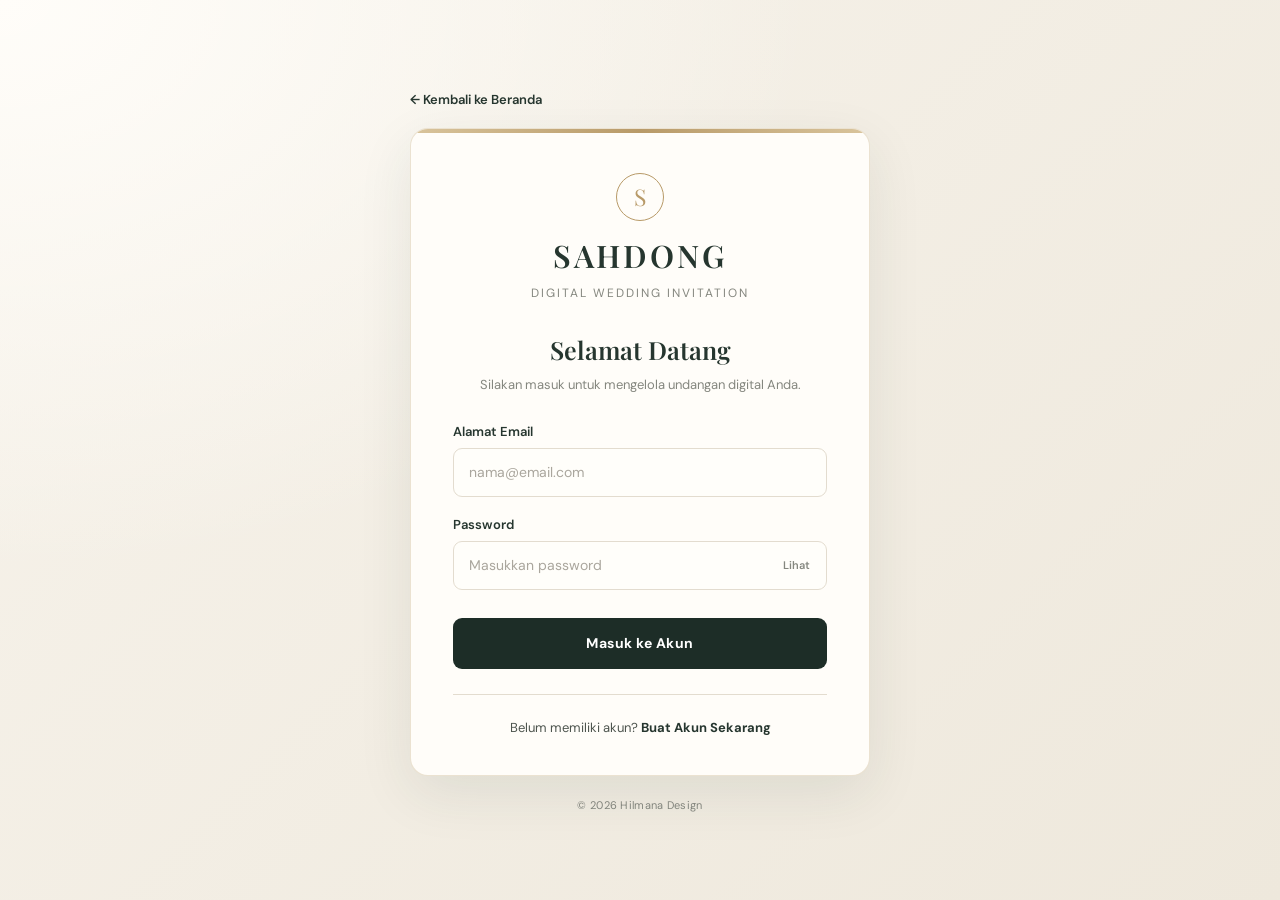
<file: public/login.html>
<!DOCTYPE html>
<html lang="id">
<head>
  <meta charset="UTF-8">
  <meta name="viewport" content="width=device-width, initial-scale=1">
  <meta name="theme-color" content="#f7f3eb">
  <title>Login - SAHDONG</title>

  <link rel="preconnect" href="https://fonts.googleapis.com">
  <link rel="preconnect" href="https://fonts.gstatic.com" crossorigin>
  <link href="https://fonts.googleapis.com/css2?family=DM+Sans:wght@400;500;600;700&family=Playfair+Display:wght@500;600;700&display=swap" rel="stylesheet">

  <style>
    :root {
      --ink: #26362f;
      --ink-deep: #1d2d27;
      --gold: #b89a68;
      --gold-light: #d9c49c;
      --paper: #f7f3eb;
      --paper-deep: #eee8dc;
      --white: #fffdf9;
      --text: #4e554f;
      --muted: #85877f;
      --line: #e3dccf;
    }

    * {
      box-sizing: border-box;
    }

    body {
      margin: 0;
      min-height: 100vh;
      padding: 28px 18px;
      display: flex;
      align-items: center;
      justify-content: center;
      background:
        radial-gradient(ellipse at top left, #fffdf9 0%, transparent 45%),
        linear-gradient(135deg, var(--paper), var(--paper-deep));
      color: var(--text);
      font-family: "DM Sans", sans-serif;
    }

    .page {
      width: 100%;
      max-width: 460px;
    }

    .back-link {
      display: inline-flex;
      align-items: center;
      gap: 8px;
      margin-bottom: 20px;
      color: var(--ink);
      text-decoration: none;
      font-size: 13px;
      font-weight: 600;
    }

    .back-link:hover {
      color: var(--gold);
    }

    .card {
      position: relative;
      overflow: hidden;
      padding: 44px 42px 36px;
      background: var(--white);
      border: 1px solid rgba(184,154,104,.28);
      border-radius: 18px;
      box-shadow: 0 18px 55px rgba(38,54,47,.09);
    }

    .card::before {
      content: "";
      position: absolute;
      top: 0;
      left: 0;
      width: 100%;
      height: 4px;
      background: linear-gradient(
        90deg,
        var(--gold-light),
        var(--gold),
        var(--gold-light)
      );
    }

    .brand {
      text-align: center;
      margin-bottom: 32px;
    }

    .brand-mark {
      display: inline-flex;
      align-items: center;
      justify-content: center;
      width: 48px;
      height: 48px;
      margin-bottom: 13px;
      border: 1px solid var(--gold);
      border-radius: 50%;
      color: var(--gold);
      font-family: "Playfair Display", serif;
      font-size: 23px;
    }

    .brand h1 {
      margin: 0;
      color: var(--ink);
      font-family: "Playfair Display", serif;
      font-size: 31px;
      font-weight: 600;
      letter-spacing: 3px;
    }

    .brand p {
      margin: 9px 0 0;
      color: var(--muted);
      font-size: 12px;
      letter-spacing: 2px;
      text-transform: uppercase;
    }

    .heading {
      margin-bottom: 27px;
      text-align: center;
    }

    .heading h2 {
      margin: 0 0 8px;
      color: var(--ink);
      font-family: "Playfair Display", serif;
      font-size: 25px;
      font-weight: 600;
    }

    .heading p {
      margin: 0;
      color: var(--muted);
      font-size: 13px;
      line-height: 1.7;
    }

    .form-group {
      margin-bottom: 19px;
    }

    label {
      display: block;
      margin-bottom: 8px;
      color: var(--ink);
      font-size: 13px;
      font-weight: 600;
    }

    .input-wrap {
      position: relative;
    }

    input {
      width: 100%;
      min-height: 49px;
      padding: 13px 15px;
      border: 1px solid var(--line);
      border-radius: 9px;
      outline: none;
      background: #fffefa;
      color: var(--ink);
      font: inherit;
      font-size: 14px;
      transition: border-color .2s, box-shadow .2s;
    }

    input:focus {
      border-color: var(--gold);
      box-shadow: 0 0 0 3px rgba(184,154,104,.13);
    }

    input::placeholder {
      color: #aaa69d;
    }

    .password-input {
      padding-right: 76px;
    }

    .toggle-password {
      position: absolute;
      top: 50%;
      right: 12px;
      transform: translateY(-50%);
      padding: 5px;
      border: 0;
      background: transparent;
      color: var(--muted);
      font-family: inherit;
      font-size: 11px;
      font-weight: 600;
      cursor: pointer;
    }

    .toggle-password:hover {
      color: var(--gold);
    }

    .submit-button {
      width: 100%;
      min-height: 51px;
      margin-top: 9px;
      border: 0;
      border-radius: 9px;
      background: var(--ink-deep);
      color: white;
      font-family: inherit;
      font-size: 14px;
      font-weight: 700;
      letter-spacing: .5px;
      cursor: pointer;
      transition: background .2s, transform .2s;
    }

    .submit-button:hover {
      background: #344b40;
      transform: translateY(-1px);
    }

    .submit-button:disabled {
      opacity: .65;
      cursor: not-allowed;
      transform: none;
    }

    #message {
      display: none;
      margin-top: 17px;
      padding: 12px 14px;
      border-radius: 8px;
      font-size: 13px;
      line-height: 1.6;
    }

    #message.success {
      display: block;
      background: #edf5ee;
      color: #28633c;
    }

    #message.error {
      display: block;
      background: #fbefed;
      color: #a13d35;
    }

    .footer {
      margin-top: 25px;
      padding-top: 21px;
      border-top: 1px solid var(--line);
      text-align: center;
      font-size: 13px;
      line-height: 1.8;
    }

    .footer a {
      color: var(--ink);
      font-weight: 700;
      text-decoration: none;
    }

    .footer a:hover {
      color: var(--gold);
    }

    .copyright {
      margin-top: 22px;
      color: var(--muted);
      font-size: 11px;
      text-align: center;
      letter-spacing: .3px;
    }

    @media (max-width: 480px) {
      body {
        padding: 18px 14px;
      }

      .card {
        padding: 35px 23px 29px;
        border-radius: 15px;
      }

      .brand h1 {
        font-size: 28px;
      }

      .heading h2 {
        font-size: 23px;
      }
    }
  </style>
</head>

<body>
  <main class="page">
    <a href="/" class="back-link">
      ← Kembali ke Beranda
    </a>

    <section class="card">
      <header class="brand">
        <div class="brand-mark">S</div>
        <h1>SAHDONG</h1>
        <p>Digital Wedding Invitation</p>
      </header>

      <div class="heading">
        <h2>Selamat Datang</h2>
        <p>Silakan masuk untuk mengelola undangan digital Anda.</p>
      </div>

      <form id="loginForm">
        <div class="form-group">
          <label for="email">Alamat Email</label>
          <input
            id="email"
            type="email"
            placeholder="nama@email.com"
            required
            autocomplete="username"
          >
        </div>

        <div class="form-group">
          <label for="password">Password</label>
          <div class="input-wrap">
            <input
              class="password-input"
              id="password"
              type="password"
              placeholder="Masukkan password"
              required
              autocomplete="current-password"
            >
            <button
              class="toggle-password"
              id="togglePassword"
              type="button"
              aria-label="Tampilkan password"
            >Lihat</button>
          </div>
        </div>

        <button id="submitButton" class="submit-button" type="submit">
          Masuk ke Akun
        </button>
      </form>

      <div id="message" role="status" aria-live="polite"></div>

      <div class="footer">
        Belum memiliki akun?
        <a href="/register.html">Buat Akun Sekarang</a>
      </div>
    </section>

    <div class="copyright">
      © 2026 Hilmana Design
    </div>
  </main>

  
<script>
  const form = document.getElementById("loginForm");
  const message = document.getElementById("message");
  const button = document.getElementById("submitButton");
  const passwordInput = document.getElementById("password");
  const togglePassword = document.getElementById("togglePassword");

  // Menentukan halaman tujuan setelah login.
  function getRedirectUrl() {
    const params = new URLSearchParams(window.location.search);
    const redirect = params.get("redirect");

    if (!redirect || !redirect.startsWith("/") || redirect.startsWith("//")) {
      return "/dashboard.html";
    }

    try {
      const target = new URL(redirect, window.location.origin);

      if (target.origin !== window.location.origin) {
        return "/dashboard.html";
      }

      return target.pathname + target.search + target.hash;
    } catch {
      return "/dashboard.html";
    }
  }

  togglePassword.addEventListener("click", function() {
    const isHidden = passwordInput.type === "password";

    passwordInput.type = isHidden ? "text" : "password";
    togglePassword.textContent = isHidden ? "Sembunyikan" : "Lihat";
    togglePassword.setAttribute(
      "aria-label",
      isHidden ? "Sembunyikan password" : "Tampilkan password"
    );
  });

  form.addEventListener("submit", async function(event) {
    event.preventDefault();

    message.className = "";
    message.textContent = "";
    button.disabled = true;
    button.textContent = "Memproses...";

    const data = {
      email: document.getElementById("email").value.trim(),
      password: passwordInput.value
    };

    try {
      const response = await fetch("/api/login", {
        method: "POST",
        credentials: "same-origin",
        headers: {
          "Content-Type": "application/json"
        },
        body: JSON.stringify(data)
      });

      const result = await response.json();

      if (!response.ok || !result.success) {
        throw new Error(result.message || "Login gagal.");
      }

      message.className = "success";
      message.textContent = "Login berhasil. Mengalihkan...";

      window.location.href = getRedirectUrl();

    } catch (error) {
      message.className = "error";
      message.textContent =
        error.message || "Tidak dapat menghubungi server.";

      button.disabled = false;
      button.textContent = "Masuk ke Akun";
    }
  });
</script>

</body>
</html>
</file>
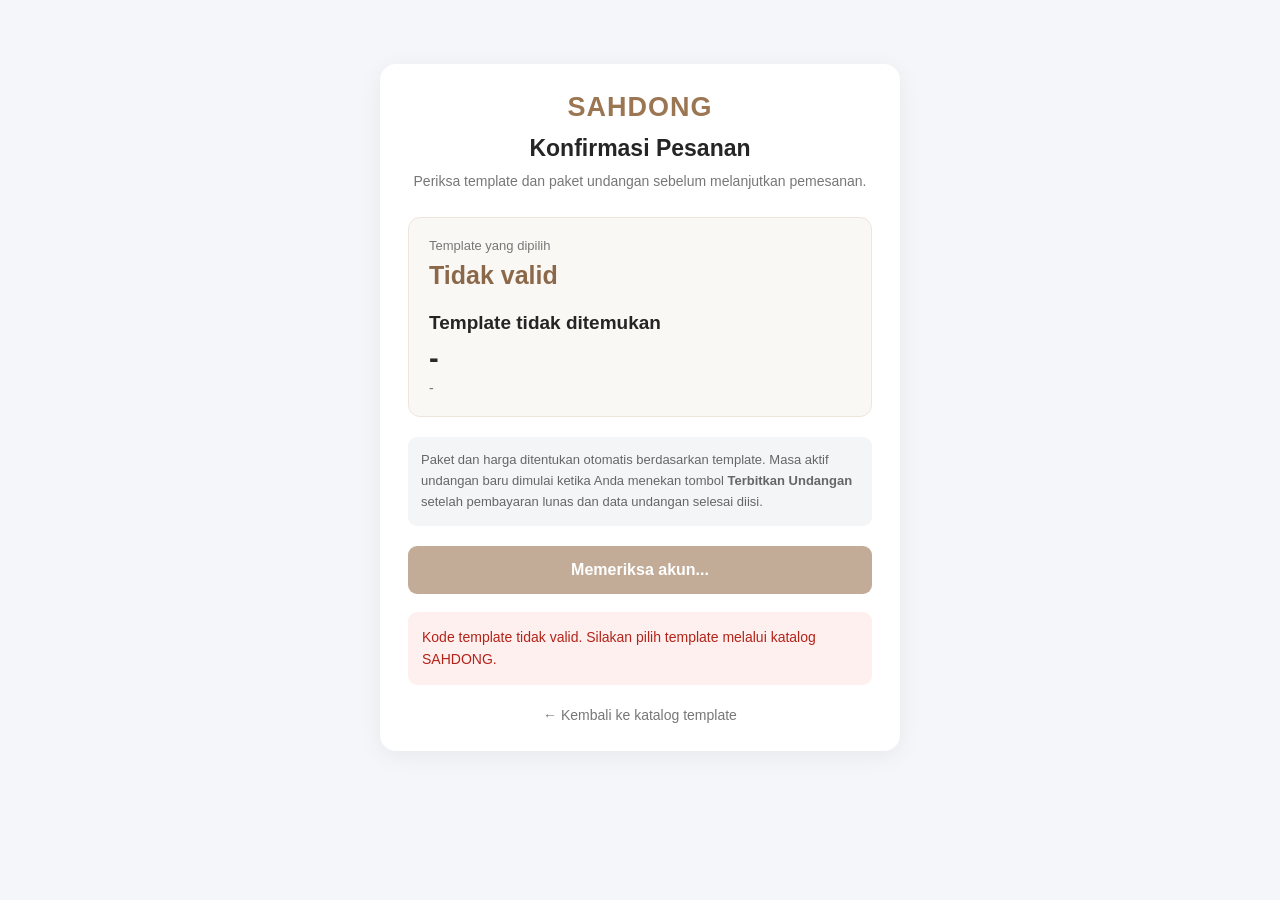
<file: public/pesan.html>
<!DOCTYPE html>
<html lang="id">
<head>
  <meta charset="UTF-8">
  <meta name="viewport" content="width=device-width, initial-scale=1.0">
  <title>Pemesanan Undangan - SAHDONG</title>
  <style>
    * {
      box-sizing: border-box;
    }

    body {
      margin: 0;
      padding: 24px 16px;
      background: #f5f6fa;
      color: #252525;
      font-family: Arial, sans-serif;
    }

    .container {
      width: 100%;
      max-width: 520px;
      margin: 40px auto;
      padding: 28px;
      background: #fff;
      border-radius: 16px;
      box-shadow: 0 5px 25px rgba(0,0,0,.06);
    }

    .brand {
      text-align: center;
      font-size: 27px;
      font-weight: bold;
      letter-spacing: 1px;
      color: #9b7653;
    }

    h1 {
      margin: 12px 0 8px;
      text-align: center;
      font-size: 23px;
    }

    .subtitle {
      margin: 0 0 25px;
      text-align: center;
      color: #777;
      font-size: 14px;
      line-height: 1.6;
    }

    .section {
      padding: 20px;
      background: #faf8f5;
      border: 1px solid #eee5db;
      border-radius: 12px;
    }

    .label {
      display: block;
      margin-bottom: 8px;
      color: #777;
      font-size: 13px;
    }

    .template-code {
      font-size: 25px;
      font-weight: bold;
      color: #8b6849;
    }

    .package-name {
      margin-top: 22px;
      font-size: 19px;
      font-weight: bold;
    }

    .price {
      margin-top: 8px;
      font-size: 29px;
      font-weight: bold;
      color: #292929;
    }

    .duration {
      margin-top: 5px;
      color: #777;
      font-size: 14px;
    }

    .notice {
      margin: 20px 0;
      padding: 13px;
      border-radius: 9px;
      background: #f4f5f7;
      color: #666;
      font-size: 13px;
      line-height: 1.6;
    }

    button {
      width: 100%;
      padding: 15px;
      border: none;
      border-radius: 9px;
      background: #9b7653;
      color: white;
      font-size: 16px;
      font-weight: bold;
      cursor: pointer;
    }

    button:disabled {
      opacity: .6;
      cursor: not-allowed;
    }

    .message {
      display: none;
      margin-top: 18px;
      padding: 14px;
      border-radius: 9px;
      font-size: 14px;
      line-height: 1.6;
    }

    .error {
      display: block;
      background: #fff0f0;
      color: #b42318;
    }

    .success {
      display: block;
      background: #edf8f0;
      color: #216e39;
    }

    .success a {
      display: inline-block;
      margin-top: 10px;
      color: #216e39;
      font-weight: bold;
    }

    .back {
      display: block;
      margin-top: 22px;
      text-align: center;
      color: #777;
      text-decoration: none;
      font-size: 14px;
    }

    @media (max-width: 480px) {
      .container {
        margin: 10px auto;
        padding: 22px;
      }
    }
  </style>
</head>
<body>

  <main class="container">
    <div class="brand">SAHDONG</div>

    <h1>Konfirmasi Pesanan</h1>

    <p class="subtitle">
      Periksa template dan paket undangan sebelum melanjutkan pemesanan.
    </p>

    <div class="section">
      <span class="label">Template yang dipilih</span>
      <div class="template-code" id="templateCode">Memuat...</div>

      <div class="package-name" id="packageName">-</div>
      <div class="price" id="packagePrice">-</div>
      <div class="duration" id="packageDuration">-</div>
    </div>

    <div class="notice">
      Paket dan harga ditentukan otomatis berdasarkan template.
      Masa aktif undangan baru dimulai ketika Anda menekan tombol
      <strong>Terbitkan Undangan</strong> setelah pembayaran lunas
      dan data undangan selesai diisi.
    </div>

    <button id="orderButton" disabled>
      Memeriksa akun...
    </button>

    <div id="message" class="message"></div>

    <a href="/template/" class="back">
      ← Kembali ke katalog template
    </a>
  </main>

  <script>
    const params = new URLSearchParams(window.location.search);
    const templateCode = (params.get("template") || "").trim().toUpperCase();

    const templateElement = document.getElementById("templateCode");
    const packageNameElement = document.getElementById("packageName");
    const packagePriceElement = document.getElementById("packagePrice");
    const packageDurationElement = document.getElementById("packageDuration");
    const orderButton = document.getElementById("orderButton");
    const messageElement = document.getElementById("message");

    const PACKAGES = {
      BSC: {
        name: "Paket Basic",
        price: 25000,
        duration: "3 bulan"
      },
      PRM: {
        name: "Paket Premium",
        price: 45000,
        duration: "6 bulan"
      },
      EXC: {
        name: "Paket Exclusive",
        price: 92000,
        duration: "12 bulan"
      }
    };

    let selectedPackage = null;
    let savedInvitationId = null;
    let isSubmitting = false;

    function showMessage(message, type) {
      messageElement.className = "message " + type;
      messageElement.textContent = message;
    }

    function formatRupiah(amount) {
      return new Intl.NumberFormat("id-ID", {
        style: "currency",
        currency: "IDR",
        maximumFractionDigits: 0
      }).format(amount);
    }

    function validateTemplate() {
      const match = templateCode.match(
        /^(BSC|PRM|EXC)-(0[1-9]|10)$/
      );

      if (!match) {
        templateElement.textContent = "Tidak valid";
        packageNameElement.textContent = "Template tidak ditemukan";
        packagePriceElement.textContent = "-";
        packageDurationElement.textContent = "-";

        showMessage(
          "Kode template tidak valid. Silakan pilih template melalui katalog SAHDONG.",
          "error"
        );

        orderButton.disabled = true;
        return false;
      }

      selectedPackage = PACKAGES[match[1]];

      templateElement.textContent = templateCode;
      packageNameElement.textContent = selectedPackage.name;
      packagePriceElement.textContent = formatRupiah(
        selectedPackage.price
      );
      packageDurationElement.textContent =
        "Masa aktif: " + selectedPackage.duration;

      return true;
    }

    async function checkLogin() {
      try {
        const response = await fetch("/api/me", {
          credentials: "same-origin"
        });

        if (!response.ok) {
          const redirect = encodeURIComponent(
            window.location.pathname + window.location.search
          );

          window.location.href =
            "/login.html?redirect=" + redirect;

          return false;
        }

        const data = await response.json();

        if (data.success === false || !data.user) {
          const redirect = encodeURIComponent(
            window.location.pathname + window.location.search
          );

          window.location.href =
            "/login.html?redirect=" + redirect;

          return false;
        }

        return true;

      } catch (error) {
        showMessage(
          "Tidak dapat memeriksa akun. Periksa koneksi internet Anda.",
          "error"
        );

        return false;
      }
    }

    async function createOrder() {
      if (isSubmitting) return;

      isSubmitting = true;
      orderButton.disabled = true;
      orderButton.textContent = "Memproses pesanan...";
      messageElement.className = "message";
      messageElement.textContent = "";

      try {
        // Buat draft undangan hanya sekali.
        if (!savedInvitationId) {
          const invitationResponse = await fetch(
            "/api/invitations",
            {
              method: "POST",
              credentials: "same-origin",
              headers: {
                "Content-Type": "application/json"
              },
              body: JSON.stringify({
                template_code: templateCode
              })
            }
          );

          const invitationData = await invitationResponse.json();

          if (!invitationResponse.ok || !invitationData.success) {
            throw new Error(
              invitationData.message ||
              "Gagal membuat data undangan."
            );
          }

          savedInvitationId =
            invitationData.invitation?.id ||
            invitationData.id;

          if (!savedInvitationId) {
            throw new Error(
              "ID undangan tidak ditemukan dari server."
            );
          }
        }

        // Paket dan harga ditentukan oleh server dari template.
        const orderResponse = await fetch("/api/orders", {
          method: "POST",
          credentials: "same-origin",
          headers: {
            "Content-Type": "application/json"
          },
          body: JSON.stringify({
            invitation_id: savedInvitationId
          })
        });

        const orderData = await orderResponse.json();

        if (!orderResponse.ok || !orderData.success) {
          throw new Error(
            orderData.message ||
            "Gagal membuat pesanan."
          );
        }

        const order = orderData.order;

        messageElement.className = "message success";
        messageElement.innerHTML = `
          Pesanan berhasil dibuat.<br>
          Nomor pesanan: <strong>${order.order_number}</strong><br>
          Total pembayaran: <strong>${formatRupiah(order.amount)}</strong><br>
          <a href="/detail-pesanan.html?id=${encodeURIComponent(order.id)}">
            Lihat Detail Pesanan dan Lanjutkan Pembayaran →
          </a>
        `;

        orderButton.textContent = "Pesanan Berhasil";
        orderButton.disabled = true;

      } catch (error) {
        showMessage(
          error.message || "Terjadi kesalahan saat membuat pesanan.",
          "error"
        );

        orderButton.disabled = false;
        orderButton.textContent = "Coba Lagi";
        isSubmitting = false;
      }
    }

    async function initialize() {
      if (!validateTemplate()) return;

      const loggedIn = await checkLogin();

      if (!loggedIn) return;

      orderButton.disabled = false;
      orderButton.textContent = "Buat Pesanan";

      orderButton.addEventListener("click", createOrder);
    }

    initialize();
  </script>

</body>
</html>
</file>
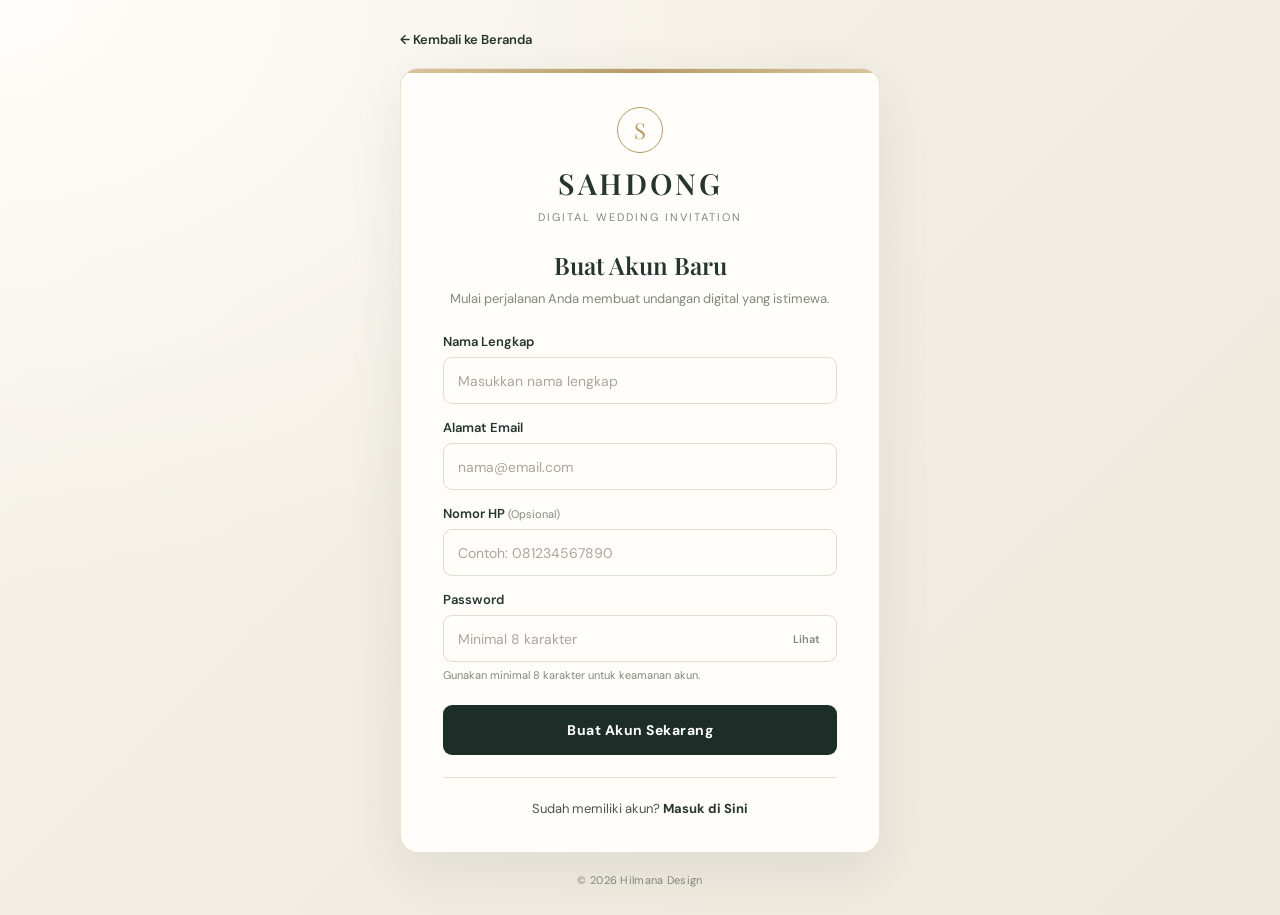
<file: public/register.html>
<!DOCTYPE html>
<html lang="id">
<head>
  <meta charset="UTF-8">
  <meta name="viewport" content="width=device-width, initial-scale=1">
  <meta name="theme-color" content="#f7f3eb">
  <title>Buat Akun - SAHDONG</title>

  <link rel="preconnect" href="https://fonts.googleapis.com">
  <link rel="preconnect" href="https://fonts.gstatic.com" crossorigin>
  <link href="https://fonts.googleapis.com/css2?family=DM+Sans:wght@400;500;600;700&family=Playfair+Display:wght@500;600;700&display=swap" rel="stylesheet">

  <style>
    :root {
      --ink: #26362f;
      --ink-deep: #1d2d27;
      --gold: #b89a68;
      --gold-light: #d9c49c;
      --paper: #f7f3eb;
      --paper-deep: #eee8dc;
      --white: #fffdf9;
      --text: #4e554f;
      --muted: #85877f;
      --line: #e3dccf;
    }

    * {
      box-sizing: border-box;
    }

    body {
      margin: 0;
      min-height: 100vh;
      padding: 28px 18px;
      display: flex;
      align-items: center;
      justify-content: center;
      background:
        radial-gradient(ellipse at top left, #fffdf9 0%, transparent 45%),
        linear-gradient(135deg, var(--paper), var(--paper-deep));
      color: var(--text);
      font-family: "DM Sans", sans-serif;
    }

    .page {
      width: 100%;
      max-width: 480px;
    }

    .back-link {
      display: inline-flex;
      align-items: center;
      gap: 8px;
      margin-bottom: 20px;
      color: var(--ink);
      text-decoration: none;
      font-size: 13px;
      font-weight: 600;
    }

    .back-link:hover {
      color: var(--gold);
    }

    .card {
      position: relative;
      overflow: hidden;
      padding: 38px 42px 32px;
      background: var(--white);
      border: 1px solid rgba(184,154,104,.28);
      border-radius: 18px;
      box-shadow: 0 18px 55px rgba(38,54,47,.09);
    }

    .card::before {
      content: "";
      position: absolute;
      top: 0;
      left: 0;
      width: 100%;
      height: 4px;
      background: linear-gradient(
        90deg,
        var(--gold-light),
        var(--gold),
        var(--gold-light)
      );
    }

    .brand {
      text-align: center;
      margin-bottom: 25px;
    }

    .brand-mark {
      display: inline-flex;
      align-items: center;
      justify-content: center;
      width: 46px;
      height: 46px;
      margin-bottom: 11px;
      border: 1px solid var(--gold);
      border-radius: 50%;
      color: var(--gold);
      font-family: "Playfair Display", serif;
      font-size: 22px;
    }

    .brand h1 {
      margin: 0;
      color: var(--ink);
      font-family: "Playfair Display", serif;
      font-size: 29px;
      font-weight: 600;
      letter-spacing: 3px;
    }

    .brand p {
      margin: 8px 0 0;
      color: var(--muted);
      font-size: 11px;
      letter-spacing: 2px;
      text-transform: uppercase;
    }

    .heading {
      margin-bottom: 23px;
      text-align: center;
    }

    .heading h2 {
      margin: 0 0 7px;
      color: var(--ink);
      font-family: "Playfair Display", serif;
      font-size: 24px;
      font-weight: 600;
    }

    .heading p {
      margin: 0;
      color: var(--muted);
      font-size: 13px;
      line-height: 1.7;
    }

    .form-group {
      margin-bottom: 15px;
    }

    label {
      display: block;
      margin-bottom: 7px;
      color: var(--ink);
      font-size: 13px;
      font-weight: 600;
    }

    .optional {
      color: var(--muted);
      font-size: 11px;
      font-weight: 400;
    }

    .input-wrap {
      position: relative;
    }

    input {
      width: 100%;
      min-height: 47px;
      padding: 12px 14px;
      border: 1px solid var(--line);
      border-radius: 9px;
      outline: none;
      background: #fffefa;
      color: var(--ink);
      font-family: inherit;
      font-size: 14px;
      transition: border-color .2s, box-shadow .2s;
    }

    input:focus {
      border-color: var(--gold);
      box-shadow: 0 0 0 3px rgba(184,154,104,.13);
    }

    input::placeholder {
      color: #aaa69d;
    }

    .password-input {
      padding-right: 76px;
    }

    .toggle-password {
      position: absolute;
      top: 50%;
      right: 12px;
      transform: translateY(-50%);
      padding: 5px;
      border: 0;
      background: transparent;
      color: var(--muted);
      font-family: inherit;
      font-size: 11px;
      font-weight: 600;
      cursor: pointer;
    }

    .toggle-password:hover {
      color: var(--gold);
    }

    .password-note {
      margin-top: 6px;
      color: var(--muted);
      font-size: 11px;
    }

    .submit-button {
      width: 100%;
      min-height: 50px;
      margin-top: 8px;
      border: 0;
      border-radius: 9px;
      background: var(--ink-deep);
      color: white;
      font-family: inherit;
      font-size: 14px;
      font-weight: 700;
      letter-spacing: .5px;
      cursor: pointer;
      transition: background .2s, transform .2s;
    }

    .submit-button:hover {
      background: #344b40;
      transform: translateY(-1px);
    }

    .submit-button:disabled {
      opacity: .65;
      cursor: not-allowed;
      transform: none;
    }

    #message {
      display: none;
      margin-top: 16px;
      padding: 12px 14px;
      border-radius: 8px;
      font-size: 13px;
      line-height: 1.6;
    }

    #message.success {
      display: block;
      background: #edf5ee;
      color: #28633c;
    }

    #message.error {
      display: block;
      background: #fbefed;
      color: #a13d35;
    }

    .footer {
      margin-top: 22px;
      padding-top: 19px;
      border-top: 1px solid var(--line);
      text-align: center;
      font-size: 13px;
      line-height: 1.8;
    }

    .footer a {
      color: var(--ink);
      font-weight: 700;
      text-decoration: none;
    }

    .footer a:hover {
      color: var(--gold);
    }

    .copyright {
      margin-top: 20px;
      color: var(--muted);
      font-size: 11px;
      text-align: center;
      letter-spacing: .3px;
    }

    @media (max-width: 480px) {
      body {
        padding: 18px 14px;
      }

      .card {
        padding: 32px 23px 27px;
        border-radius: 15px;
      }

      .brand h1 {
        font-size: 27px;
      }

      .heading h2 {
        font-size: 22px;
      }
    }
  </style>
</head>

<body>
  <main class="page">
    <a href="/" class="back-link">
      ← Kembali ke Beranda
    </a>

    <section class="card">
      <header class="brand">
        <div class="brand-mark">S</div>
        <h1>SAHDONG</h1>
        <p>Digital Wedding Invitation</p>
      </header>

      <div class="heading">
        <h2>Buat Akun Baru</h2>
        <p>Mulai perjalanan Anda membuat undangan digital yang istimewa.</p>
      </div>

      <form id="registerForm">
        <div class="form-group">
          <label for="full_name">Nama Lengkap</label>
          <input
            id="full_name"
            name="full_name"
            type="text"
            placeholder="Masukkan nama lengkap"
            maxlength="100"
            required
            autocomplete="name"
          >
        </div>

        <div class="form-group">
          <label for="email">Alamat Email</label>
          <input
            id="email"
            name="email"
            type="email"
            placeholder="nama@email.com"
            maxlength="254"
            required
            autocomplete="email"
          >
        </div>

        <div class="form-group">
          <label for="phone">
            Nomor HP <span class="optional">(Opsional)</span>
          </label>
          <input
            id="phone"
            name="phone"
            type="tel"
            placeholder="Contoh: 081234567890"
            maxlength="20"
            autocomplete="tel"
          >
        </div>

        <div class="form-group">
          <label for="password">Password</label>
          <div class="input-wrap">
            <input
              class="password-input"
              id="password"
              name="password"
              type="password"
              placeholder="Minimal 8 karakter"
              minlength="8"
              maxlength="128"
              required
              autocomplete="new-password"
            >
            <button
              class="toggle-password"
              id="togglePassword"
              type="button"
              aria-label="Tampilkan password"
            >Lihat</button>
          </div>
          <div class="password-note">
            Gunakan minimal 8 karakter untuk keamanan akun.
          </div>
        </div>

        <button id="submitButton" class="submit-button" type="submit">
          Buat Akun Sekarang
        </button>
      </form>

      <div id="message" role="status" aria-live="polite"></div>

      <div class="footer">
        Sudah memiliki akun?
        <a href="/login.html">Masuk di Sini</a>
      </div>
    </section>

    <div class="copyright">
      © 2026 Hilmana Design
    </div>
  </main>

  <script>
    const form = document.getElementById("registerForm");
    const message = document.getElementById("message");
    const button = document.getElementById("submitButton");
    const passwordInput = document.getElementById("password");
    const togglePassword = document.getElementById("togglePassword");

    togglePassword.addEventListener("click", function() {
      const isHidden = passwordInput.type === "password";

      passwordInput.type = isHidden ? "text" : "password";
      togglePassword.textContent = isHidden ? "Sembunyikan" : "Lihat";
      togglePassword.setAttribute(
        "aria-label",
        isHidden ? "Sembunyikan password" : "Tampilkan password"
      );
    });

    form.addEventListener("submit", async function(event) {
      event.preventDefault();

      message.className = "";
      message.textContent = "";
      button.disabled = true;
      button.textContent = "Memproses...";

      const data = {
        full_name: document.getElementById("full_name").value.trim(),
        email: document.getElementById("email").value.trim(),
        phone: document.getElementById("phone").value.trim(),
        password: passwordInput.value
      };

      try {
        const response = await fetch("/api/register", {
          method: "POST",
          headers: {
            "Content-Type": "application/json"
          },
          body: JSON.stringify(data)
        });

        const result = await response.json();

        if (!response.ok || !result.success) {
          throw new Error(result.message || "Registrasi gagal.");
        }

        message.className = "success";
        message.textContent =
          "Registrasi berhasil! Silakan masuk menggunakan akun kamu.";

        form.reset();
        passwordInput.type = "password";
        togglePassword.textContent = "Lihat";

      } catch (error) {
        message.className = "error";
        message.textContent = error.message ||
          "Tidak dapat menghubungi server.";
      } finally {
        button.disabled = false;
        button.textContent = "Buat Akun Sekarang";
      }
    });
  </script>
</body>
</html>
</file>
